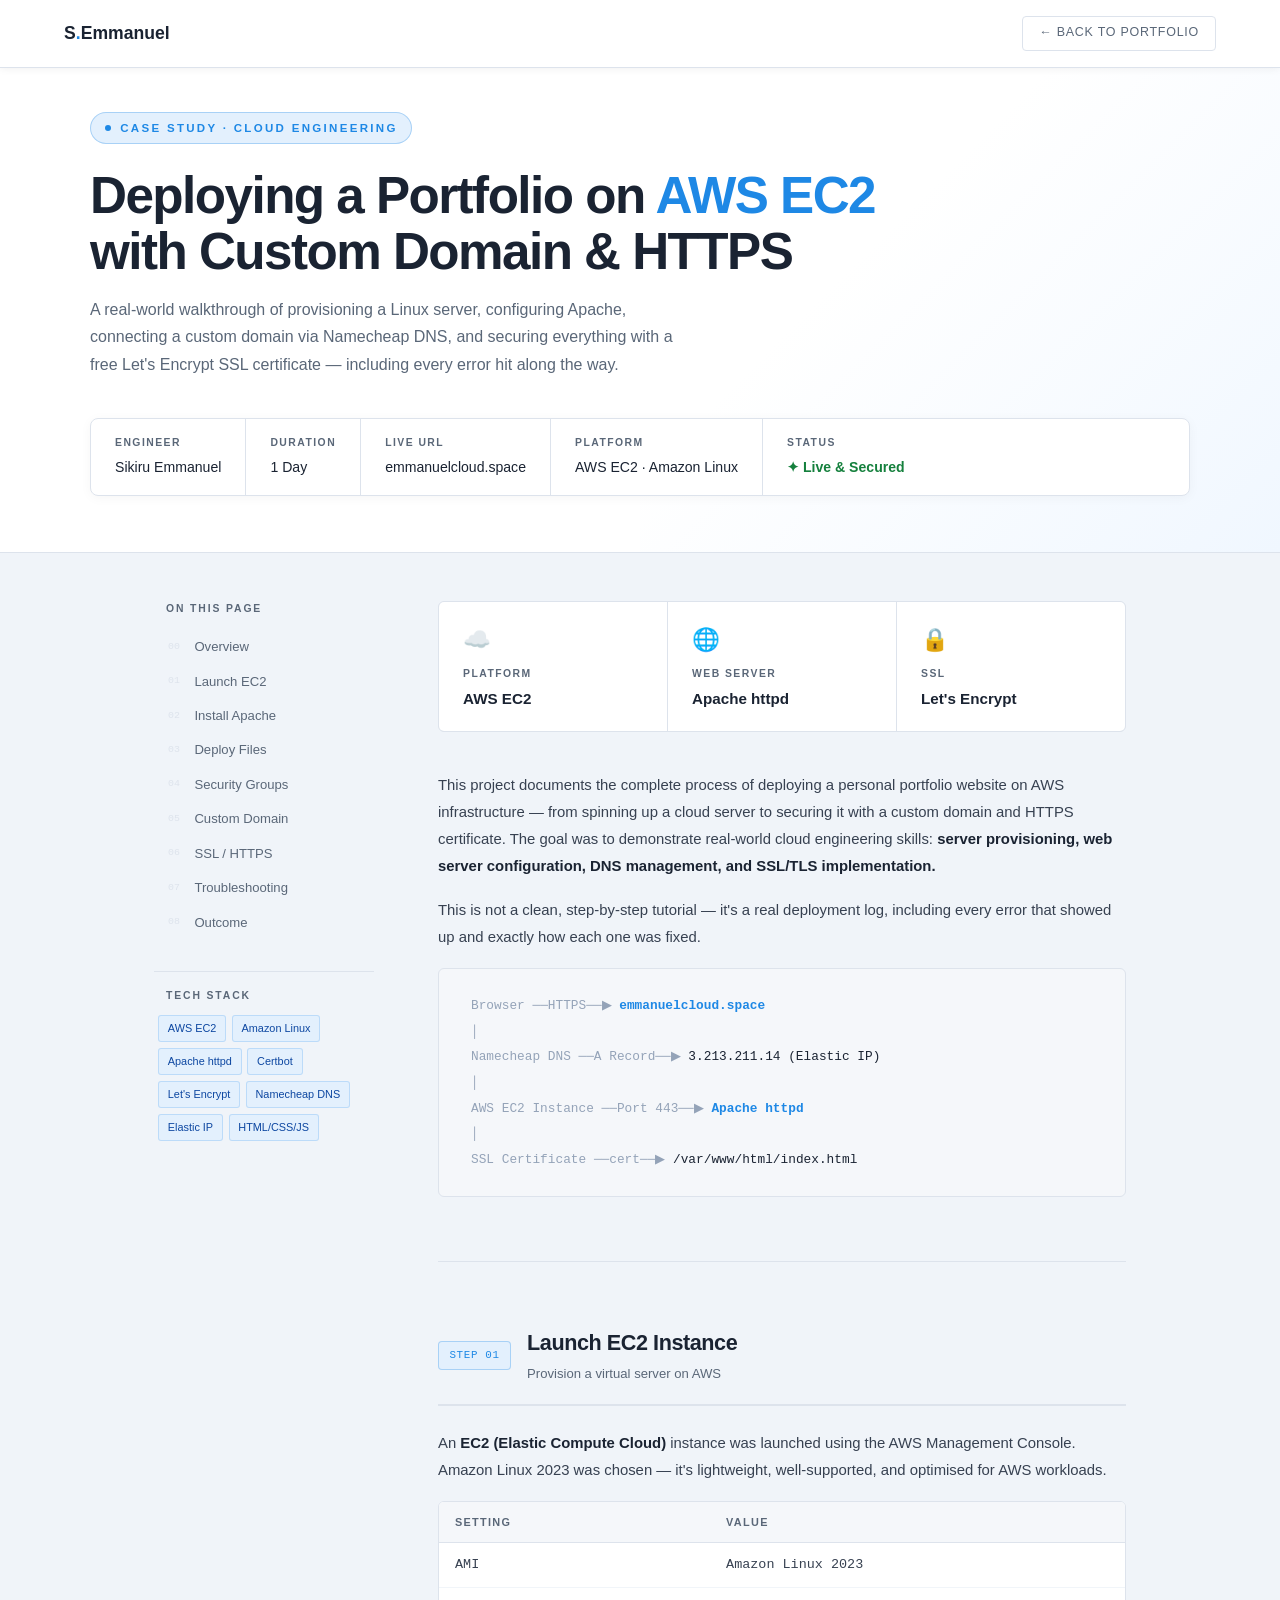
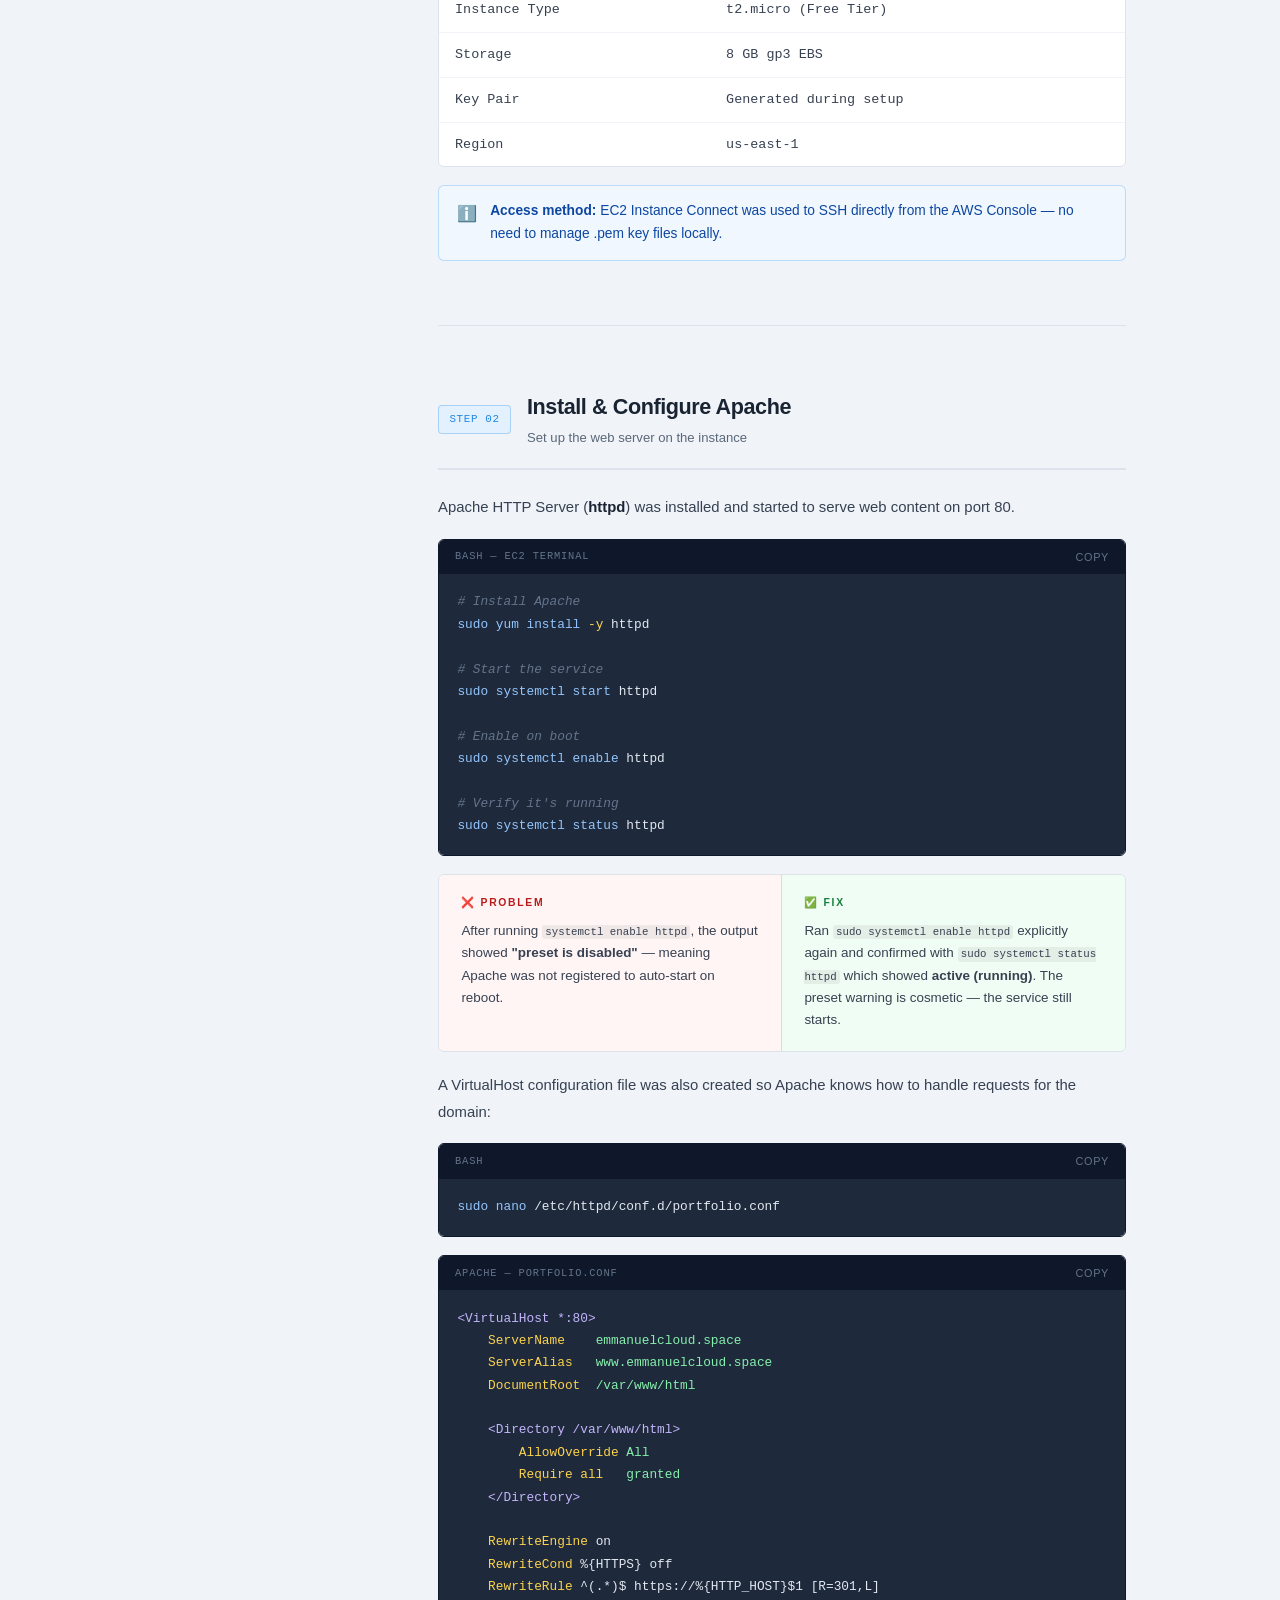
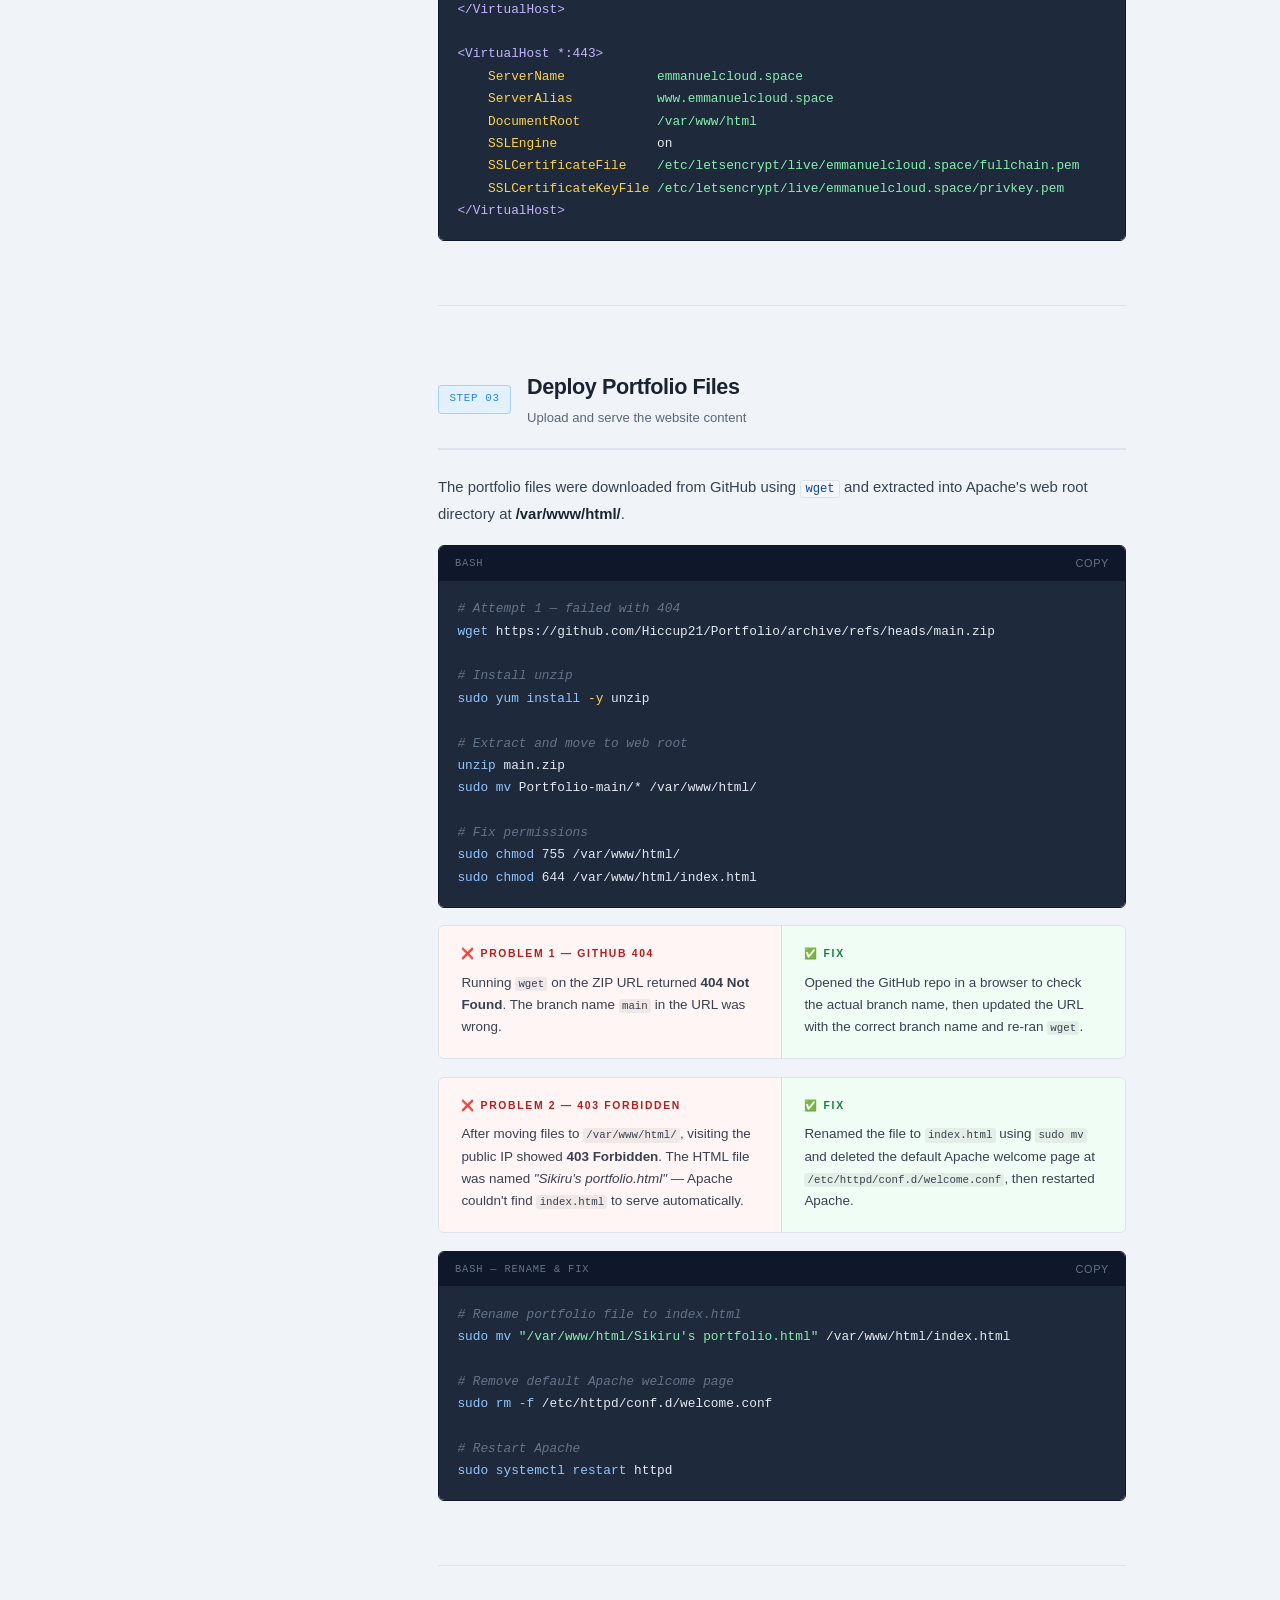
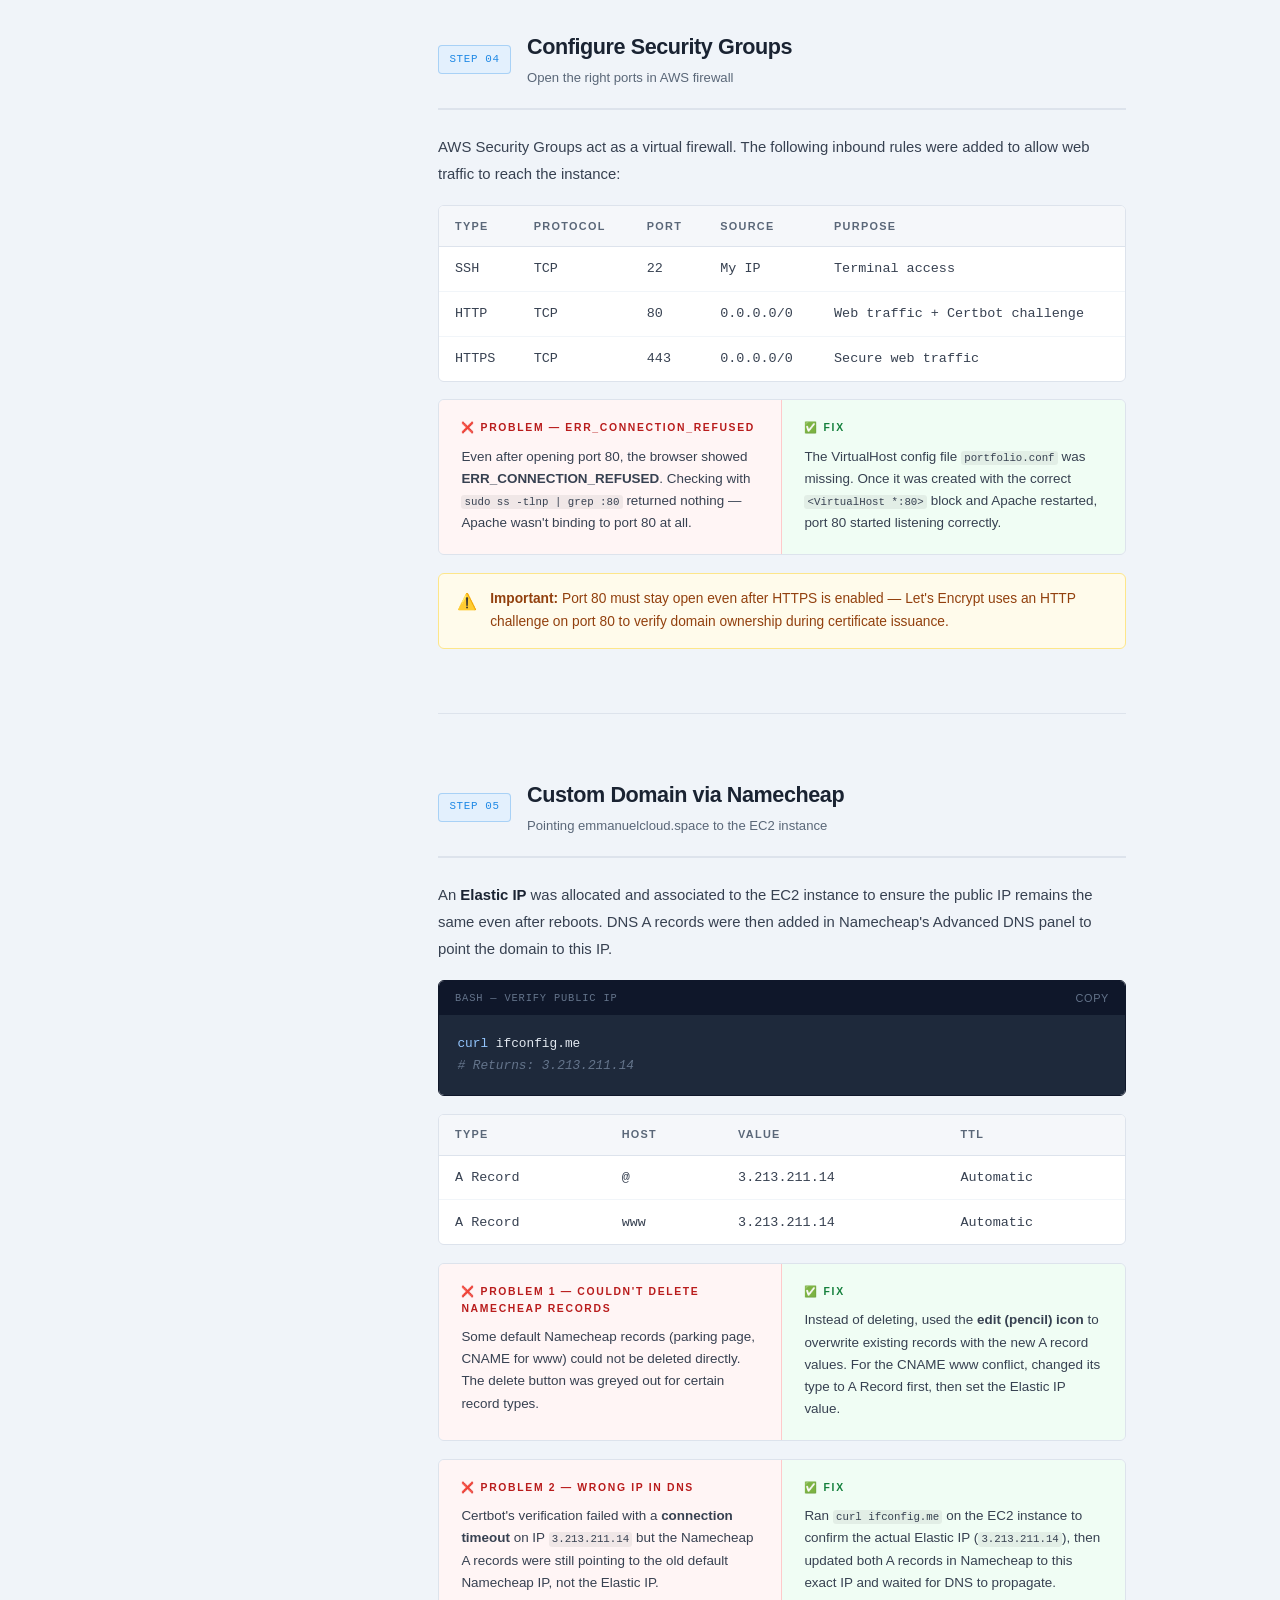
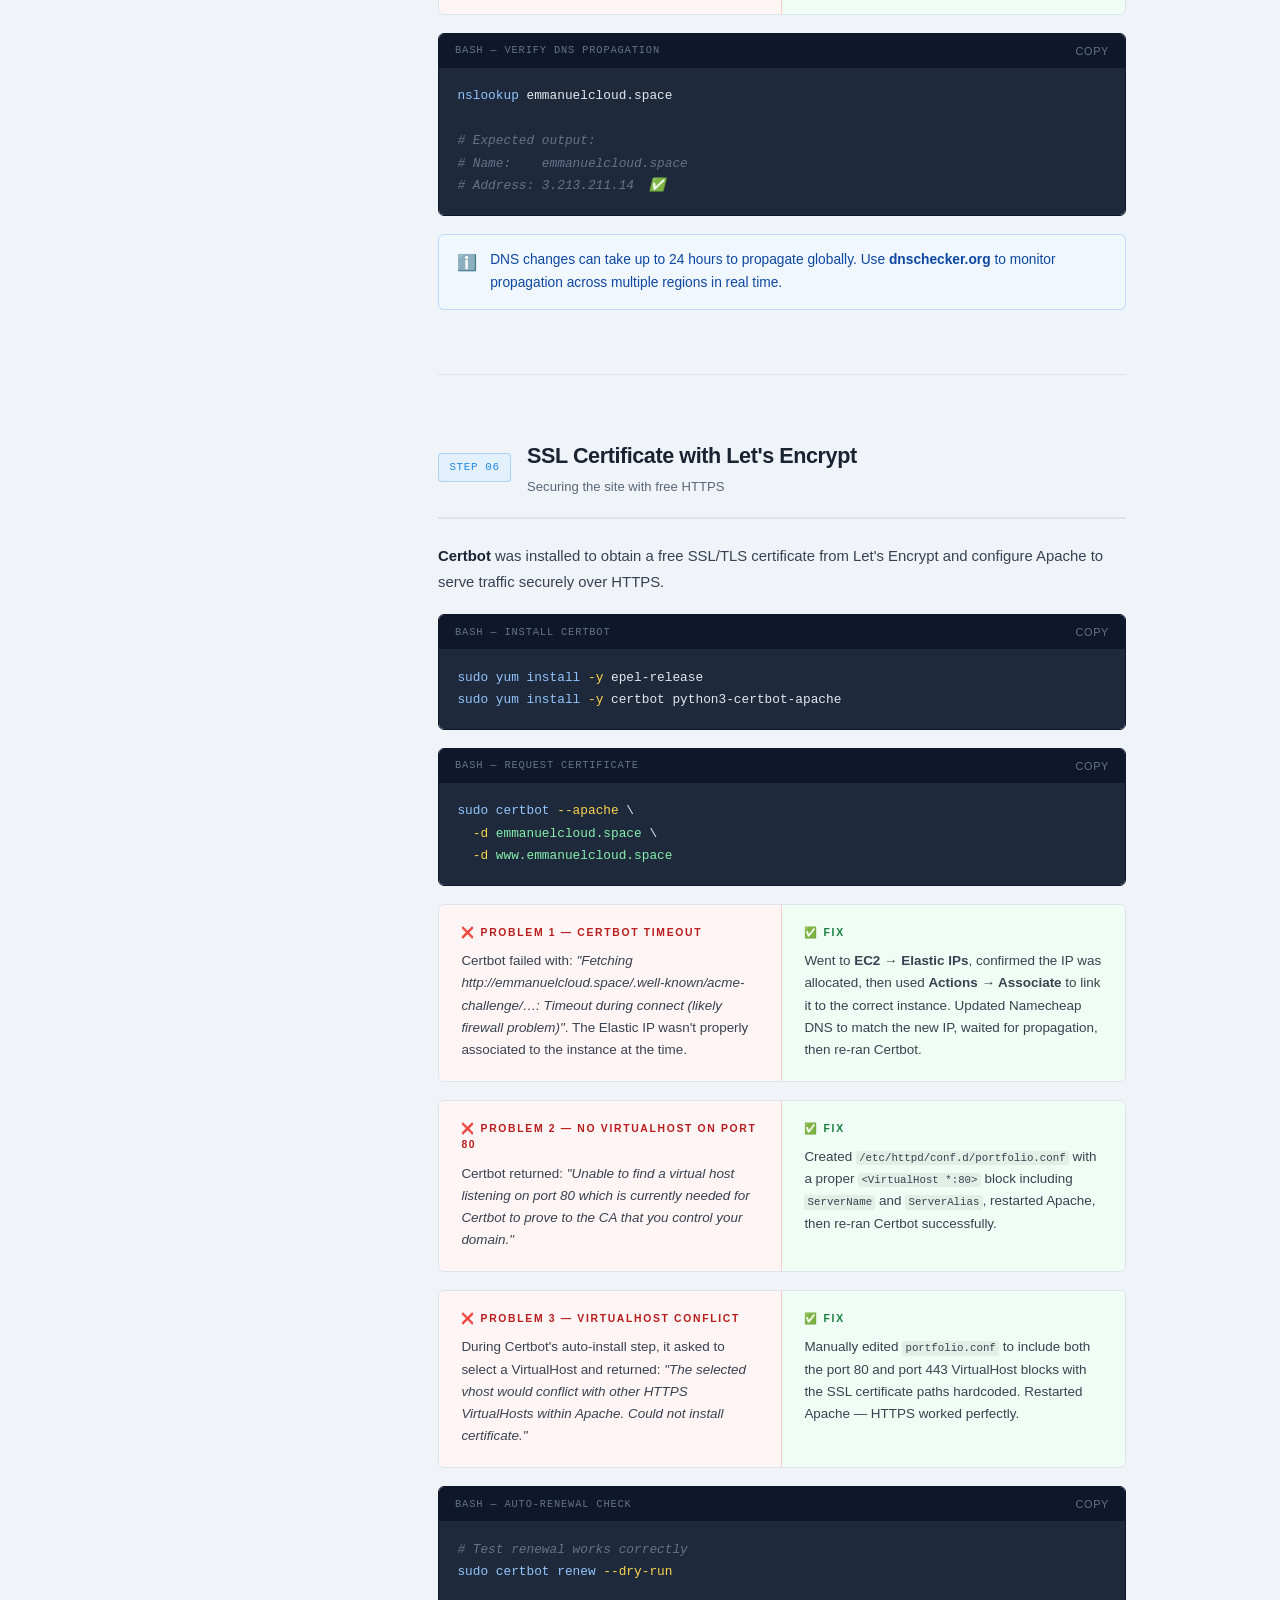
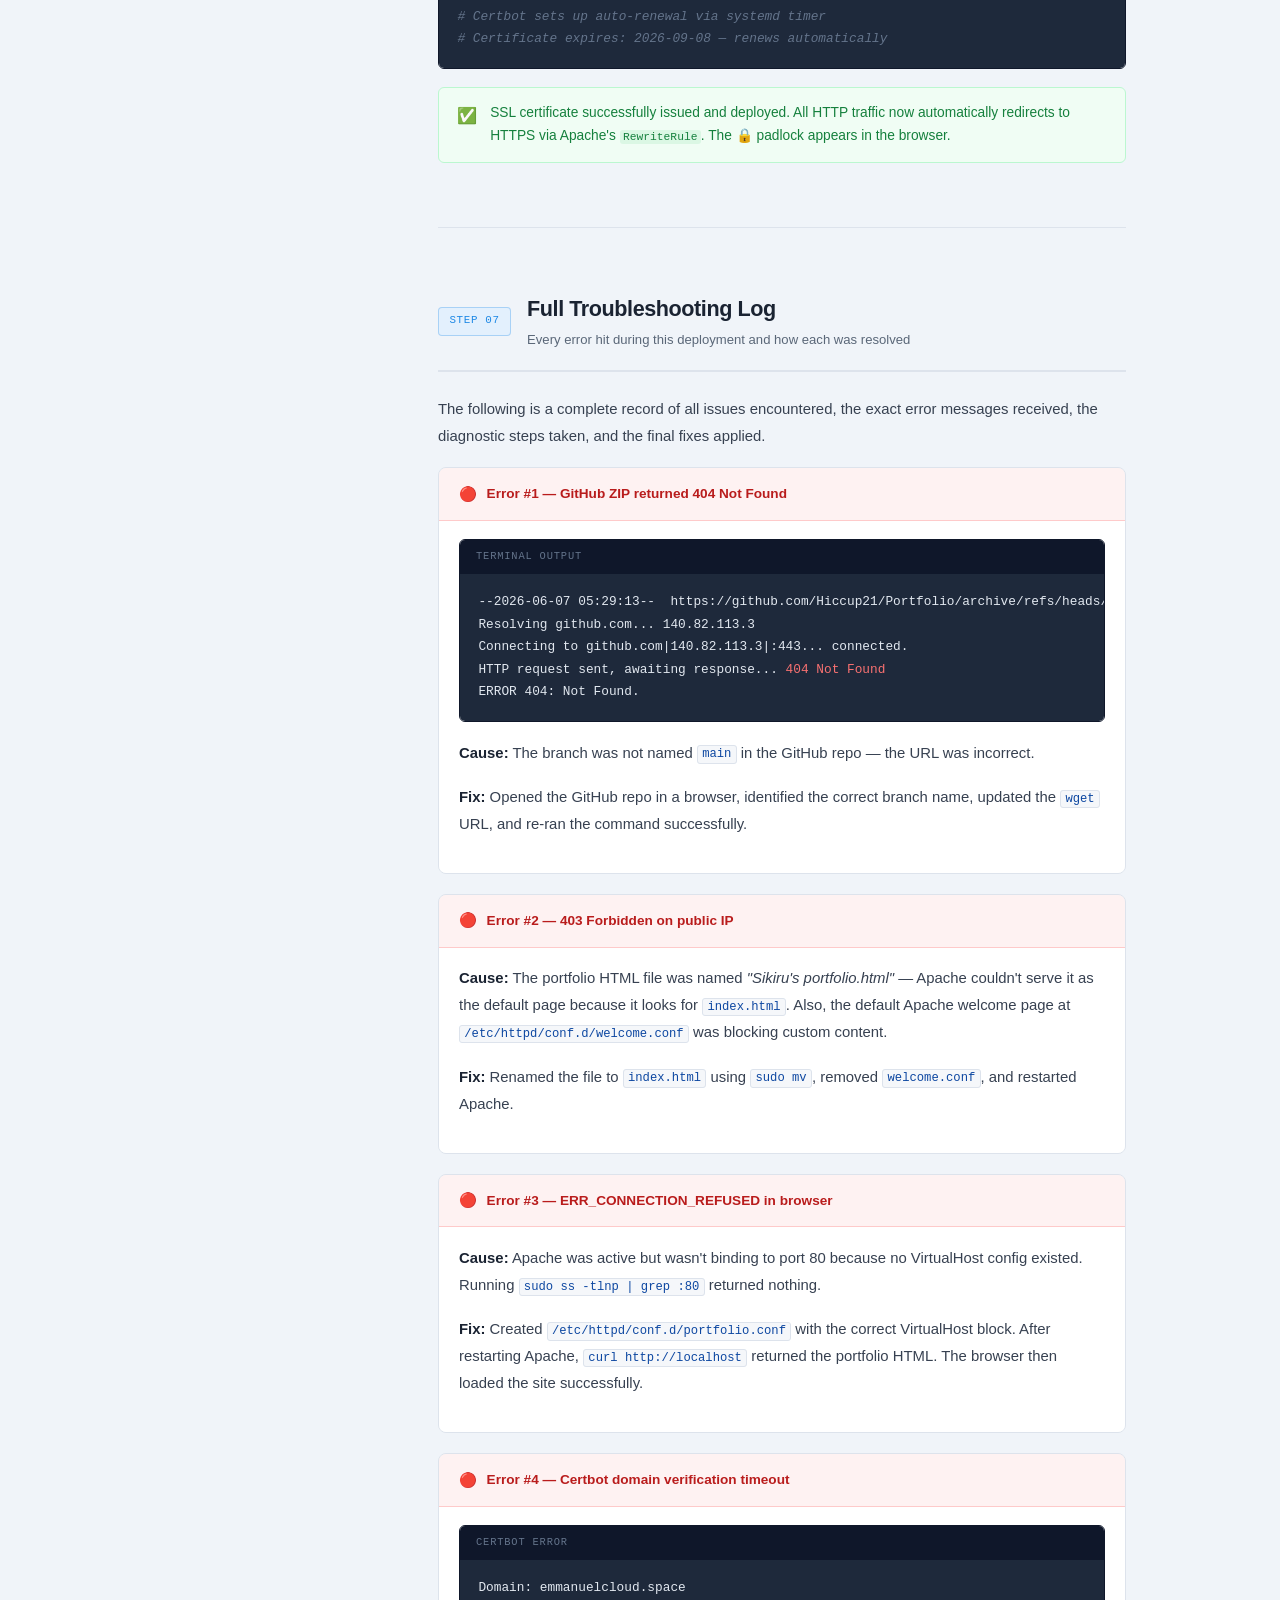
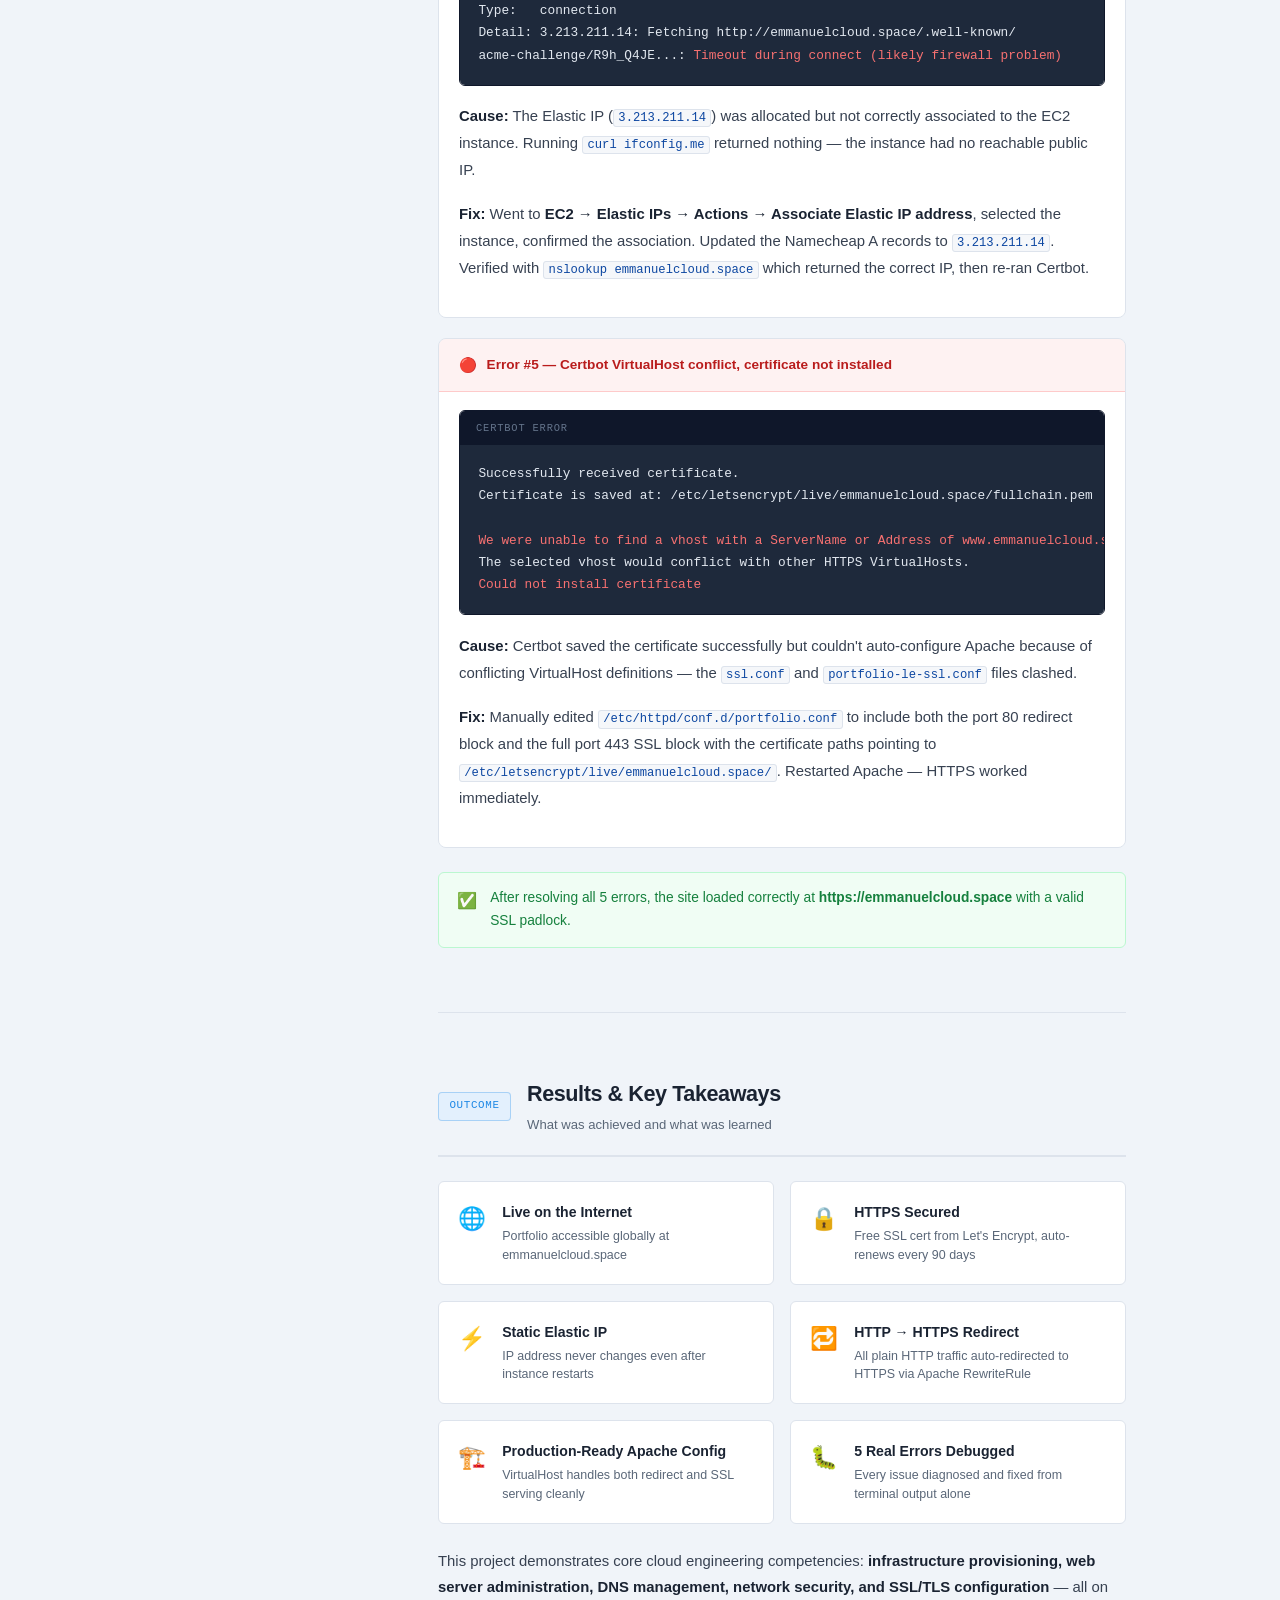
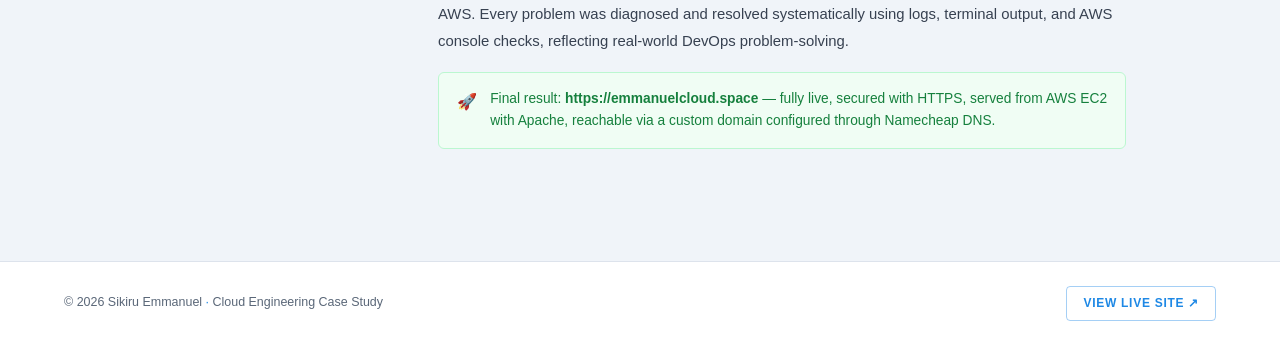
<file: index.html>
<!DOCTYPE html>
<html lang="en">
<head>
<meta charset="UTF-8">
<meta name="viewport" content="width=device-width, initial-scale=1.0">
<title>Case Study — Portfolio Deployment on AWS EC2</title>
<link rel="preconnect" href="https://fonts.googleapis.com">
<link rel="preconnect" href="https://fonts.gstatic.com" crossorigin>
<link href="index.css" rel="stylesheet">
<body>

<nav>
  <a href="emmanuelcloud.space" class="nav-logo">S<span>.</span>Emmanuel</a>
  <a href="emmanuelcloud.space" class="nav-back">← Back to Portfolio</a>
</nav>

<!-- HERO -->
<header class="hero">
  <div class="hero-inner">
    <div class="hero-eyebrow">Case Study · Cloud Engineering</div>
    <h1 class="hero-title">Deploying a Portfolio on <span>AWS EC2</span><br>with Custom Domain & HTTPS</h1>
    <p class="hero-subtitle">A real-world walkthrough of provisioning a Linux server, configuring Apache, connecting a custom domain via Namecheap DNS, and securing everything with a free Let's Encrypt SSL certificate — including every error hit along the way.</p>
    <div class="hero-meta">
      <div class="meta-item">
        <div class="meta-label">Engineer</div>
        <div class="meta-value">Sikiru Emmanuel</div>
      </div>
      <div class="meta-item">
        <div class="meta-label">Duration</div>
        <div class="meta-value">1 Day</div>
      </div>
      <div class="meta-item">
        <div class="meta-label">Live URL</div>
        <div class="meta-value">emmanuelcloud.space</div>
      </div>
      <div class="meta-item">
        <div class="meta-label">Platform</div>
        <div class="meta-value">AWS EC2 · Amazon Linux</div>
      </div>
      <div class="meta-item">
        <div class="meta-label">Status</div>
        <div class="meta-value live">✦ Live &amp; Secured</div>
      </div>
    </div>
  </div>
</header>

<div class="page-wrap">

  <!-- SIDEBAR -->
  <aside class="sidebar">
    <div class="sidebar-heading">On This Page</div>
    <ul class="sidebar-nav" id="sidenav">
      <li><a href="#overview"  class="active"><span class="sidebar-num">00</span> Overview</a></li>
      <li><a href="#step1"><span class="sidebar-num">01</span> Launch EC2</a></li>
      <li><a href="#step2"><span class="sidebar-num">02</span> Install Apache</a></li>
      <li><a href="#step3"><span class="sidebar-num">03</span> Deploy Files</a></li>
      <li><a href="#step4"><span class="sidebar-num">04</span> Security Groups</a></li>
      <li><a href="#step5"><span class="sidebar-num">05</span> Custom Domain</a></li>
      <li><a href="#step6"><span class="sidebar-num">06</span> SSL / HTTPS</a></li>
      <li><a href="#step7"><span class="sidebar-num">07</span> Troubleshooting</a></li>
      <li><a href="#outcome"><span class="sidebar-num">08</span> Outcome</a></li>
    </ul>
    <div class="sidebar-divider"></div>
    <div class="stack-title">Tech Stack</div>
    <div class="stack-tags">
      <span class="stag">AWS EC2</span>
      <span class="stag">Amazon Linux</span>
      <span class="stag">Apache httpd</span>
      <span class="stag">Certbot</span>
      <span class="stag">Let's Encrypt</span>
      <span class="stag">Namecheap DNS</span>
      <span class="stag">Elastic IP</span>
      <span class="stag">HTML/CSS/JS</span>
    </div>
  </aside>

  <!-- MAIN CONTENT -->
  <main class="main">

    <!-- 00 OVERVIEW -->
    <section class="section reveal" id="overview">
      <div class="ov-grid">
        <div class="ov-card"><div class="ov-icon">☁️</div><div class="ov-label">Platform</div><div class="ov-val">AWS EC2</div></div>
        <div class="ov-card"><div class="ov-icon">🌐</div><div class="ov-label">Web Server</div><div class="ov-val">Apache httpd</div></div>
        <div class="ov-card"><div class="ov-icon">🔒</div><div class="ov-label">SSL</div><div class="ov-val">Let's Encrypt</div></div>
      </div>

      <p class="prose">This project documents the complete process of deploying a personal portfolio website on AWS infrastructure — from spinning up a cloud server to securing it with a custom domain and HTTPS certificate. The goal was to demonstrate real-world cloud engineering skills: <strong>server provisioning, web server configuration, DNS management, and SSL/TLS implementation.</strong></p>

      <p class="prose">This is not a clean, step-by-step tutorial — it's a real deployment log, including every error that showed up and exactly how each one was fixed.</p>

      <div class="arch">
        <div><span class="aa">Browser</span> <span class="aa">──HTTPS──▶</span> <span class="ah">emmanuelcloud.space</span></div>
        <div><span class="aa">              │</span></div>
        <div><span class="aa">   Namecheap DNS </span><span class="aa">──A Record──▶</span> <span class="al">3.213.211.14 (Elastic IP)</span></div>
        <div><span class="aa">              │</span></div>
        <div><span class="aa">   AWS EC2 Instance</span> <span class="aa">──Port 443──▶</span> <span class="ah">Apache httpd</span></div>
        <div><span class="aa">              │</span></div>
        <div><span class="aa">   SSL Certificate</span> <span class="aa">──cert──▶</span> <span class="al">/var/www/html/index.html</span></div>
      </div>
    </section>
    <div class="sec-divider"></div>

    <!-- 01 LAUNCH EC2 -->
    <section class="section reveal" id="step1">
      <div class="step-bar">
        <div class="step-num-badge">STEP 01</div>
        <div><div class="step-title">Launch EC2 Instance</div><div class="step-sub">Provision a virtual server on AWS</div></div>
      </div>

      <p class="prose">An <strong>EC2 (Elastic Compute Cloud)</strong> instance was launched using the AWS Management Console. Amazon Linux 2023 was chosen — it's lightweight, well-supported, and optimised for AWS workloads.</p>

      <div class="tbl-wrap">
        <table>
          <thead><tr><th>Setting</th><th>Value</th></tr></thead>
          <tbody>
            <tr><td>AMI</td><td>Amazon Linux 2023</td></tr>
            <tr><td>Instance Type</td><td>t2.micro (Free Tier)</td></tr>
            <tr><td>Storage</td><td>8 GB gp3 EBS</td></tr>
            <tr><td>Key Pair</td><td>Generated during setup</td></tr>
            <tr><td>Region</td><td>us-east-1</td></tr>
          </tbody>
        </table>
      </div>

      <div class="callout info"><span class="ci">ℹ️</span><span><strong>Access method:</strong> EC2 Instance Connect was used to SSH directly from the AWS Console — no need to manage .pem key files locally.</span></div>
    </section>
    <div class="sec-divider"></div>

    <!-- 02 INSTALL APACHE -->
    <section class="section reveal" id="step2">
      <div class="step-bar">
        <div class="step-num-badge">STEP 02</div>
        <div><div class="step-title">Install &amp; Configure Apache</div><div class="step-sub">Set up the web server on the instance</div></div>
      </div>

      <p class="prose">Apache HTTP Server (<strong>httpd</strong>) was installed and started to serve web content on port 80.</p>

      <div class="code-block">
        <div class="code-top"><span class="code-lang">bash — EC2 Terminal</span><button class="copy-btn" onclick="copyCode(this)">Copy</button></div>
        <pre><span class="c"># Install Apache</span>
<span class="k">sudo yum install</span> <span class="f">-y</span> httpd

<span class="c"># Start the service</span>
<span class="k">sudo systemctl start</span> httpd

<span class="c"># Enable on boot</span>
<span class="k">sudo systemctl enable</span> httpd

<span class="c"># Verify it's running</span>
<span class="k">sudo systemctl status</span> httpd</pre>
      </div>

      <div class="ps-wrap">
        <div class="ps-card ps-error">
          <div class="ps-label">❌ Problem</div>
          <p>After running <code>systemctl enable httpd</code>, the output showed <strong>"preset is disabled"</strong> — meaning Apache was not registered to auto-start on reboot.</p>
        </div>
        <div class="ps-card ps-fix">
          <div class="ps-label">✅ Fix</div>
          <p>Ran <code>sudo systemctl enable httpd</code> explicitly again and confirmed with <code>sudo systemctl status httpd</code> which showed <strong>active (running)</strong>. The preset warning is cosmetic — the service still starts.</p>
        </div>
      </div>

      <p class="prose" style="margin-top:1.25rem;">A VirtualHost configuration file was also created so Apache knows how to handle requests for the domain:</p>

      <div class="code-block">
        <div class="code-top"><span class="code-lang">bash</span><button class="copy-btn" onclick="copyCode(this)">Copy</button></div>
        <pre><span class="k">sudo nano</span> /etc/httpd/conf.d/portfolio.conf</pre>
      </div>

      <div class="code-block">
        <div class="code-top"><span class="code-lang">apache — portfolio.conf</span><button class="copy-btn" onclick="copyCode(this)">Copy</button></div>
        <pre><span class="p">&lt;VirtualHost *:80&gt;</span>
    <span class="f">ServerName</span>    <span class="s">emmanuelcloud.space</span>
    <span class="f">ServerAlias</span>   <span class="s">www.emmanuelcloud.space</span>
    <span class="f">DocumentRoot</span>  <span class="s">/var/www/html</span>

    <span class="p">&lt;Directory /var/www/html&gt;</span>
        <span class="f">AllowOverride</span> <span class="s">All</span>
        <span class="f">Require all</span>   <span class="s">granted</span>
    <span class="p">&lt;/Directory&gt;</span>

    <span class="f">RewriteEngine</span> on
    <span class="f">RewriteCond</span> %{HTTPS} off
    <span class="f">RewriteRule</span> ^(.*)$ https://%{HTTP_HOST}$1 [R=301,L]
<span class="p">&lt;/VirtualHost&gt;</span>

<span class="p">&lt;VirtualHost *:443&gt;</span>
    <span class="f">ServerName</span>            <span class="s">emmanuelcloud.space</span>
    <span class="f">ServerAlias</span>           <span class="s">www.emmanuelcloud.space</span>
    <span class="f">DocumentRoot</span>          <span class="s">/var/www/html</span>
    <span class="f">SSLEngine</span>             on
    <span class="f">SSLCertificateFile</span>    <span class="s">/etc/letsencrypt/live/emmanuelcloud.space/fullchain.pem</span>
    <span class="f">SSLCertificateKeyFile</span> <span class="s">/etc/letsencrypt/live/emmanuelcloud.space/privkey.pem</span>
<span class="p">&lt;/VirtualHost&gt;</span></pre>
      </div>
    </section>
    <div class="sec-divider"></div>

    <!-- 03 DEPLOY FILES -->
    <section class="section reveal" id="step3">
      <div class="step-bar">
        <div class="step-num-badge">STEP 03</div>
        <div><div class="step-title">Deploy Portfolio Files</div><div class="step-sub">Upload and serve the website content</div></div>
      </div>

      <p class="prose">The portfolio files were downloaded from GitHub using <code>wget</code> and extracted into Apache's web root directory at <strong>/var/www/html/</strong>.</p>

      <div class="code-block">
        <div class="code-top"><span class="code-lang">bash</span><button class="copy-btn" onclick="copyCode(this)">Copy</button></div>
        <pre><span class="c"># Attempt 1 — failed with 404</span>
<span class="k">wget</span> https://github.com/Hiccup21/Portfolio/archive/refs/heads/main.zip

<span class="c"># Install unzip</span>
<span class="k">sudo yum install</span> <span class="f">-y</span> unzip

<span class="c"># Extract and move to web root</span>
<span class="k">unzip</span> main.zip
<span class="k">sudo mv</span> Portfolio-main/* /var/www/html/

<span class="c"># Fix permissions</span>
<span class="k">sudo chmod</span> 755 /var/www/html/
<span class="k">sudo chmod</span> 644 /var/www/html/index.html</pre>
      </div>

      <div class="ps-wrap">
        <div class="ps-card ps-error">
          <div class="ps-label">❌ Problem 1 — GitHub 404</div>
          <p>Running <code>wget</code> on the ZIP URL returned <strong>404 Not Found</strong>. The branch name <code>main</code> in the URL was wrong.</p>
        </div>
        <div class="ps-card ps-fix">
          <div class="ps-label">✅ Fix</div>
          <p>Opened the GitHub repo in a browser to check the actual branch name, then updated the URL with the correct branch name and re-ran <code>wget</code>.</p>
        </div>
      </div>

      <div class="ps-wrap" style="margin-top:1rem;">
        <div class="ps-card ps-error">
          <div class="ps-label">❌ Problem 2 — 403 Forbidden</div>
          <p>After moving files to <code>/var/www/html/</code>, visiting the public IP showed <strong>403 Forbidden</strong>. The HTML file was named <em>"Sikiru's portfolio.html"</em> — Apache couldn't find <code>index.html</code> to serve automatically.</p>
        </div>
        <div class="ps-card ps-fix">
          <div class="ps-label">✅ Fix</div>
          <p>Renamed the file to <code>index.html</code> using <code>sudo mv</code> and deleted the default Apache welcome page at <code>/etc/httpd/conf.d/welcome.conf</code>, then restarted Apache.</p>
        </div>
      </div>

      <div class="code-block">
        <div class="code-top"><span class="code-lang">bash — rename & fix</span><button class="copy-btn" onclick="copyCode(this)">Copy</button></div>
        <pre><span class="c"># Rename portfolio file to index.html</span>
<span class="k">sudo mv</span> <span class="s">"/var/www/html/Sikiru's portfolio.html"</span> /var/www/html/index.html

<span class="c"># Remove default Apache welcome page</span>
<span class="k">sudo rm -f</span> /etc/httpd/conf.d/welcome.conf

<span class="c"># Restart Apache</span>
<span class="k">sudo systemctl restart</span> httpd</pre>
      </div>
    </section>
    <div class="sec-divider"></div>

    <!-- 04 SECURITY GROUPS -->
    <section class="section reveal" id="step4">
      <div class="step-bar">
        <div class="step-num-badge">STEP 04</div>
        <div><div class="step-title">Configure Security Groups</div><div class="step-sub">Open the right ports in AWS firewall</div></div>
      </div>

      <p class="prose">AWS Security Groups act as a virtual firewall. The following inbound rules were added to allow web traffic to reach the instance:</p>

      <div class="tbl-wrap">
        <table>
          <thead><tr><th>Type</th><th>Protocol</th><th>Port</th><th>Source</th><th>Purpose</th></tr></thead>
          <tbody>
            <tr><td>SSH</td><td>TCP</td><td>22</td><td>My IP</td><td>Terminal access</td></tr>
            <tr><td>HTTP</td><td>TCP</td><td>80</td><td>0.0.0.0/0</td><td>Web traffic + Certbot challenge</td></tr>
            <tr><td>HTTPS</td><td>TCP</td><td>443</td><td>0.0.0.0/0</td><td>Secure web traffic</td></tr>
          </tbody>
        </table>
      </div>

      <div class="ps-wrap">
        <div class="ps-card ps-error">
          <div class="ps-label">❌ Problem — ERR_CONNECTION_REFUSED</div>
          <p>Even after opening port 80, the browser showed <strong>ERR_CONNECTION_REFUSED</strong>. Checking with <code>sudo ss -tlnp | grep :80</code> returned nothing — Apache wasn't binding to port 80 at all.</p>
        </div>
        <div class="ps-card ps-fix">
          <div class="ps-label">✅ Fix</div>
          <p>The VirtualHost config file <code>portfolio.conf</code> was missing. Once it was created with the correct <code>&lt;VirtualHost *:80&gt;</code> block and Apache restarted, port 80 started listening correctly.</p>
        </div>
      </div>

      <div class="callout warn"><span class="ci">⚠️</span><span><strong>Important:</strong> Port 80 must stay open even after HTTPS is enabled — Let's Encrypt uses an HTTP challenge on port 80 to verify domain ownership during certificate issuance.</span></div>
    </section>
    <div class="sec-divider"></div>

    <!-- 05 CUSTOM DOMAIN -->
    <section class="section reveal" id="step5">
      <div class="step-bar">
        <div class="step-num-badge">STEP 05</div>
        <div><div class="step-title">Custom Domain via Namecheap</div><div class="step-sub">Pointing emmanuelcloud.space to the EC2 instance</div></div>
      </div>

      <p class="prose">An <strong>Elastic IP</strong> was allocated and associated to the EC2 instance to ensure the public IP remains the same even after reboots. DNS A records were then added in Namecheap's Advanced DNS panel to point the domain to this IP.</p>

      <div class="code-block">
        <div class="code-top"><span class="code-lang">bash — verify public IP</span><button class="copy-btn" onclick="copyCode(this)">Copy</button></div>
        <pre><span class="k">curl</span> ifconfig.me
<span class="c"># Returns: 3.213.211.14</span></pre>
      </div>

      <div class="tbl-wrap">
        <table>
          <thead><tr><th>Type</th><th>Host</th><th>Value</th><th>TTL</th></tr></thead>
          <tbody>
            <tr><td>A Record</td><td>@</td><td>3.213.211.14</td><td>Automatic</td></tr>
            <tr><td>A Record</td><td>www</td><td>3.213.211.14</td><td>Automatic</td></tr>
          </tbody>
        </table>
      </div>

      <div class="ps-wrap">
        <div class="ps-card ps-error">
          <div class="ps-label">❌ Problem 1 — Couldn't delete Namecheap records</div>
          <p>Some default Namecheap records (parking page, CNAME for www) could not be deleted directly. The delete button was greyed out for certain record types.</p>
        </div>
        <div class="ps-card ps-fix">
          <div class="ps-label">✅ Fix</div>
          <p>Instead of deleting, used the <strong>edit (pencil) icon</strong> to overwrite existing records with the new A record values. For the CNAME www conflict, changed its type to A Record first, then set the Elastic IP value.</p>
        </div>
      </div>

      <div class="ps-wrap" style="margin-top:1rem;">
        <div class="ps-card ps-error">
          <div class="ps-label">❌ Problem 2 — Wrong IP in DNS</div>
          <p>Certbot's verification failed with a <strong>connection timeout</strong> on IP <code>3.213.211.14</code> but the Namecheap A records were still pointing to the old default Namecheap IP, not the Elastic IP.</p>
        </div>
        <div class="ps-card ps-fix">
          <div class="ps-label">✅ Fix</div>
          <p>Ran <code>curl ifconfig.me</code> on the EC2 instance to confirm the actual Elastic IP (<code>3.213.211.14</code>), then updated both A records in Namecheap to this exact IP and waited for DNS to propagate.</p>
        </div>
      </div>

      <div class="code-block">
        <div class="code-top"><span class="code-lang">bash — verify DNS propagation</span><button class="copy-btn" onclick="copyCode(this)">Copy</button></div>
        <pre><span class="k">nslookup</span> emmanuelcloud.space

<span class="c"># Expected output:</span>
<span class="c"># Name:    emmanuelcloud.space</span>
<span class="c"># Address: 3.213.211.14  ✅</span></pre>
      </div>

      <div class="callout info"><span class="ci">ℹ️</span><span>DNS changes can take up to 24 hours to propagate globally. Use <strong>dnschecker.org</strong> to monitor propagation across multiple regions in real time.</span></div>
    </section>
    <div class="sec-divider"></div>

    <!-- 06 SSL -->
    <section class="section reveal" id="step6">
      <div class="step-bar">
        <div class="step-num-badge">STEP 06</div>
        <div><div class="step-title">SSL Certificate with Let's Encrypt</div><div class="step-sub">Securing the site with free HTTPS</div></div>
      </div>

      <p class="prose"><strong>Certbot</strong> was installed to obtain a free SSL/TLS certificate from Let's Encrypt and configure Apache to serve traffic securely over HTTPS.</p>

      <div class="code-block">
        <div class="code-top"><span class="code-lang">bash — install Certbot</span><button class="copy-btn" onclick="copyCode(this)">Copy</button></div>
        <pre><span class="k">sudo yum install</span> <span class="f">-y</span> epel-release
<span class="k">sudo yum install</span> <span class="f">-y</span> certbot python3-certbot-apache</pre>
      </div>

      <div class="code-block">
        <div class="code-top"><span class="code-lang">bash — request certificate</span><button class="copy-btn" onclick="copyCode(this)">Copy</button></div>
        <pre><span class="k">sudo certbot</span> <span class="f">--apache</span> \
  <span class="f">-d</span> <span class="s">emmanuelcloud.space</span> \
  <span class="f">-d</span> <span class="s">www.emmanuelcloud.space</span></pre>
      </div>

      <div class="ps-wrap">
        <div class="ps-card ps-error">
          <div class="ps-label">❌ Problem 1 — Certbot timeout</div>
          <p>Certbot failed with: <em>"Fetching http://emmanuelcloud.space/.well-known/acme-challenge/…: Timeout during connect (likely firewall problem)"</em>. The Elastic IP wasn't properly associated to the instance at the time.</p>
        </div>
        <div class="ps-card ps-fix">
          <div class="ps-label">✅ Fix</div>
          <p>Went to <strong>EC2 → Elastic IPs</strong>, confirmed the IP was allocated, then used <strong>Actions → Associate</strong> to link it to the correct instance. Updated Namecheap DNS to match the new IP, waited for propagation, then re-ran Certbot.</p>
        </div>
      </div>

      <div class="ps-wrap" style="margin-top:1rem;">
        <div class="ps-card ps-error">
          <div class="ps-label">❌ Problem 2 — No VirtualHost on port 80</div>
          <p>Certbot returned: <em>"Unable to find a virtual host listening on port 80 which is currently needed for Certbot to prove to the CA that you control your domain."</em></p>
        </div>
        <div class="ps-card ps-fix">
          <div class="ps-label">✅ Fix</div>
          <p>Created <code>/etc/httpd/conf.d/portfolio.conf</code> with a proper <code>&lt;VirtualHost *:80&gt;</code> block including <code>ServerName</code> and <code>ServerAlias</code>, restarted Apache, then re-ran Certbot successfully.</p>
        </div>
      </div>

      <div class="ps-wrap" style="margin-top:1rem;">
        <div class="ps-card ps-error">
          <div class="ps-label">❌ Problem 3 — VirtualHost conflict</div>
          <p>During Certbot's auto-install step, it asked to select a VirtualHost and returned: <em>"The selected vhost would conflict with other HTTPS VirtualHosts within Apache. Could not install certificate."</em></p>
        </div>
        <div class="ps-card ps-fix">
          <div class="ps-label">✅ Fix</div>
          <p>Manually edited <code>portfolio.conf</code> to include both the port 80 and port 443 VirtualHost blocks with the SSL certificate paths hardcoded. Restarted Apache — HTTPS worked perfectly.</p>
        </div>
      </div>

      <div class="code-block">
        <div class="code-top"><span class="code-lang">bash — auto-renewal check</span><button class="copy-btn" onclick="copyCode(this)">Copy</button></div>
        <pre><span class="c"># Test renewal works correctly</span>
<span class="k">sudo certbot renew</span> <span class="f">--dry-run</span>

<span class="c"># Certbot sets up auto-renewal via systemd timer</span>
<span class="c"># Certificate expires: 2026-09-08 — renews automatically</span></pre>
      </div>

      <div class="callout good"><span class="ci">✅</span><span>SSL certificate successfully issued and deployed. All HTTP traffic now automatically redirects to HTTPS via Apache's <code>RewriteRule</code>. The 🔒 padlock appears in the browser.</span></div>
    </section>
    <div class="sec-divider"></div>

    <!-- 07 TROUBLESHOOTING -->
    <section class="section reveal" id="step7">
      <div class="step-bar">
        <div class="step-num-badge">STEP 07</div>
        <div><div class="step-title">Full Troubleshooting Log</div><div class="step-sub">Every error hit during this deployment and how each was resolved</div></div>
      </div>

      <p class="prose">The following is a complete record of all issues encountered, the exact error messages received, the diagnostic steps taken, and the final fixes applied.</p>

      <!-- Error 1 -->
      <div style="border:1px solid var(--grey-light); border-radius:8px; overflow:hidden; margin-bottom:1.25rem;">
        <div style="background:#fef2f2; padding:0.9rem 1.25rem; border-bottom:1px solid var(--red-border); display:flex; align-items:center; gap:0.6rem;">
          <span style="font-size:0.9rem;">🔴</span>
          <strong style="font-size:0.85rem; color:var(--red-text);">Error #1 — GitHub ZIP returned 404 Not Found</strong>
        </div>
        <div style="padding:1.1rem 1.25rem; background:var(--white);">
          <div class="code-block" style="margin-top:0;">
            <div class="code-top"><span class="code-lang">terminal output</span></div>
            <pre>--2026-06-07 05:29:13--  https://github.com/Hiccup21/Portfolio/archive/refs/heads/main.zip
Resolving github.com... 140.82.113.3
Connecting to github.com|140.82.113.3|:443... connected.
HTTP request sent, awaiting response... <span style="color:#f87171;">404 Not Found</span>
ERROR 404: Not Found.</pre>
          </div>
          <p class="prose"><strong>Cause:</strong> The branch was not named <code>main</code> in the GitHub repo — the URL was incorrect.</p>
          <p class="prose"><strong>Fix:</strong> Opened the GitHub repo in a browser, identified the correct branch name, updated the <code>wget</code> URL, and re-ran the command successfully.</p>
        </div>
      </div>

      <!-- Error 2 -->
      <div style="border:1px solid var(--grey-light); border-radius:8px; overflow:hidden; margin-bottom:1.25rem;">
        <div style="background:#fef2f2; padding:0.9rem 1.25rem; border-bottom:1px solid var(--red-border); display:flex; align-items:center; gap:0.6rem;">
          <span style="font-size:0.9rem;">🔴</span>
          <strong style="font-size:0.85rem; color:var(--red-text);">Error #2 — 403 Forbidden on public IP</strong>
        </div>
        <div style="padding:1.1rem 1.25rem; background:var(--white);">
          <p class="prose"><strong>Cause:</strong> The portfolio HTML file was named <em>"Sikiru's portfolio.html"</em> — Apache couldn't serve it as the default page because it looks for <code>index.html</code>. Also, the default Apache welcome page at <code>/etc/httpd/conf.d/welcome.conf</code> was blocking custom content.</p>
          <p class="prose"><strong>Fix:</strong> Renamed the file to <code>index.html</code> using <code>sudo mv</code>, removed <code>welcome.conf</code>, and restarted Apache.</p>
        </div>
      </div>

      <!-- Error 3 -->
      <div style="border:1px solid var(--grey-light); border-radius:8px; overflow:hidden; margin-bottom:1.25rem;">
        <div style="background:#fef2f2; padding:0.9rem 1.25rem; border-bottom:1px solid var(--red-border); display:flex; align-items:center; gap:0.6rem;">
          <span style="font-size:0.9rem;">🔴</span>
          <strong style="font-size:0.85rem; color:var(--red-text);">Error #3 — ERR_CONNECTION_REFUSED in browser</strong>
        </div>
        <div style="padding:1.1rem 1.25rem; background:var(--white);">
          <p class="prose"><strong>Cause:</strong> Apache was active but wasn't binding to port 80 because no VirtualHost config existed. Running <code>sudo ss -tlnp | grep :80</code> returned nothing.</p>
          <p class="prose"><strong>Fix:</strong> Created <code>/etc/httpd/conf.d/portfolio.conf</code> with the correct VirtualHost block. After restarting Apache, <code>curl http://localhost</code> returned the portfolio HTML. The browser then loaded the site successfully.</p>
        </div>
      </div>

      <!-- Error 4 -->
      <div style="border:1px solid var(--grey-light); border-radius:8px; overflow:hidden; margin-bottom:1.25rem;">
        <div style="background:#fef2f2; padding:0.9rem 1.25rem; border-bottom:1px solid var(--red-border); display:flex; align-items:center; gap:0.6rem;">
          <span style="font-size:0.9rem;">🔴</span>
          <strong style="font-size:0.85rem; color:var(--red-text);">Error #4 — Certbot domain verification timeout</strong>
        </div>
        <div style="padding:1.1rem 1.25rem; background:var(--white);">
          <div class="code-block" style="margin-top:0;">
            <div class="code-top"><span class="code-lang">certbot error</span></div>
            <pre>Domain: emmanuelcloud.space
Type:   connection
Detail: 3.213.211.14: Fetching http://emmanuelcloud.space/.well-known/
acme-challenge/R9h_Q4JE...: <span style="color:#f87171;">Timeout during connect (likely firewall problem)</span></pre>
          </div>
          <p class="prose"><strong>Cause:</strong> The Elastic IP (<code>3.213.211.14</code>) was allocated but not correctly associated to the EC2 instance. Running <code>curl ifconfig.me</code> returned nothing — the instance had no reachable public IP.</p>
          <p class="prose"><strong>Fix:</strong> Went to <strong>EC2 → Elastic IPs → Actions → Associate Elastic IP address</strong>, selected the instance, confirmed the association. Updated the Namecheap A records to <code>3.213.211.14</code>. Verified with <code>nslookup emmanuelcloud.space</code> which returned the correct IP, then re-ran Certbot.</p>
        </div>
      </div>

      <!-- Error 5 -->
      <div style="border:1px solid var(--grey-light); border-radius:8px; overflow:hidden; margin-bottom:1.25rem;">
        <div style="background:#fef2f2; padding:0.9rem 1.25rem; border-bottom:1px solid var(--red-border); display:flex; align-items:center; gap:0.6rem;">
          <span style="font-size:0.9rem;">🔴</span>
          <strong style="font-size:0.85rem; color:var(--red-text);">Error #5 — Certbot VirtualHost conflict, certificate not installed</strong>
        </div>
        <div style="padding:1.1rem 1.25rem; background:var(--white);">
          <div class="code-block" style="margin-top:0;">
            <div class="code-top"><span class="code-lang">certbot error</span></div>
            <pre>Successfully received certificate.
Certificate is saved at: /etc/letsencrypt/live/emmanuelcloud.space/fullchain.pem

<span style="color:#f87171;">We were unable to find a vhost with a ServerName or Address of www.emmanuelcloud.space</span>
The selected vhost would conflict with other HTTPS VirtualHosts.
<span style="color:#f87171;">Could not install certificate</span></pre>
          </div>
          <p class="prose"><strong>Cause:</strong> Certbot saved the certificate successfully but couldn't auto-configure Apache because of conflicting VirtualHost definitions — the <code>ssl.conf</code> and <code>portfolio-le-ssl.conf</code> files clashed.</p>
          <p class="prose"><strong>Fix:</strong> Manually edited <code>/etc/httpd/conf.d/portfolio.conf</code> to include both the port 80 redirect block and the full port 443 SSL block with the certificate paths pointing to <code>/etc/letsencrypt/live/emmanuelcloud.space/</code>. Restarted Apache — HTTPS worked immediately.</p>
        </div>
      </div>

      <div class="callout good" style="margin-top:1.5rem;"><span class="ci">✅</span><span>After resolving all 5 errors, the site loaded correctly at <strong>https://emmanuelcloud.space</strong> with a valid SSL padlock.</span></div>
    </section>
    <div class="sec-divider"></div>

    <!-- 08 OUTCOME -->
    <section class="section reveal" id="outcome">
      <div class="step-bar">
        <div class="step-num-badge">OUTCOME</div>
        <div><div class="step-title">Results &amp; Key Takeaways</div><div class="step-sub">What was achieved and what was learned</div></div>
      </div>

      <div class="outcome-grid">
        <div class="oc"><div class="oc-icon">🌐</div><div><div class="oc-title">Live on the Internet</div><div class="oc-desc">Portfolio accessible globally at emmanuelcloud.space</div></div></div>
        <div class="oc"><div class="oc-icon">🔒</div><div><div class="oc-title">HTTPS Secured</div><div class="oc-desc">Free SSL cert from Let's Encrypt, auto-renews every 90 days</div></div></div>
        <div class="oc"><div class="oc-icon">⚡</div><div><div class="oc-title">Static Elastic IP</div><div class="oc-desc">IP address never changes even after instance restarts</div></div></div>
        <div class="oc"><div class="oc-icon">🔁</div><div><div class="oc-title">HTTP → HTTPS Redirect</div><div class="oc-desc">All plain HTTP traffic auto-redirected to HTTPS via Apache RewriteRule</div></div></div>
        <div class="oc"><div class="oc-icon">🏗️</div><div><div class="oc-title">Production-Ready Apache Config</div><div class="oc-desc">VirtualHost handles both redirect and SSL serving cleanly</div></div></div>
        <div class="oc"><div class="oc-icon">🐛</div><div><div class="oc-title">5 Real Errors Debugged</div><div class="oc-desc">Every issue diagnosed and fixed from terminal output alone</div></div></div>
      </div>

      <p class="prose" style="margin-top:1.5rem;">This project demonstrates core cloud engineering competencies: <strong>infrastructure provisioning, web server administration, DNS management, network security, and SSL/TLS configuration</strong> — all on AWS. Every problem was diagnosed and resolved systematically using logs, terminal output, and AWS console checks, reflecting real-world DevOps problem-solving.</p>

      <div class="callout good"><span class="ci">🚀</span><span>Final result: <strong>https://emmanuelcloud.space</strong> — fully live, secured with HTTPS, served from AWS EC2 with Apache, reachable via a custom domain configured through Namecheap DNS.</span></div>
    </section>

  </main>
</div>

<footer>
  <p>© 2026 Sikiru Emmanuel <span>·</span> Cloud Engineering Case Study</p>
  <a rel="noopener" href="https://emmanuelcloud.space" target="_blank" class="live-btn">View Live Site ↗</a>
</footer>

<script src="index.js"></script>
</body>
</html>
</file>
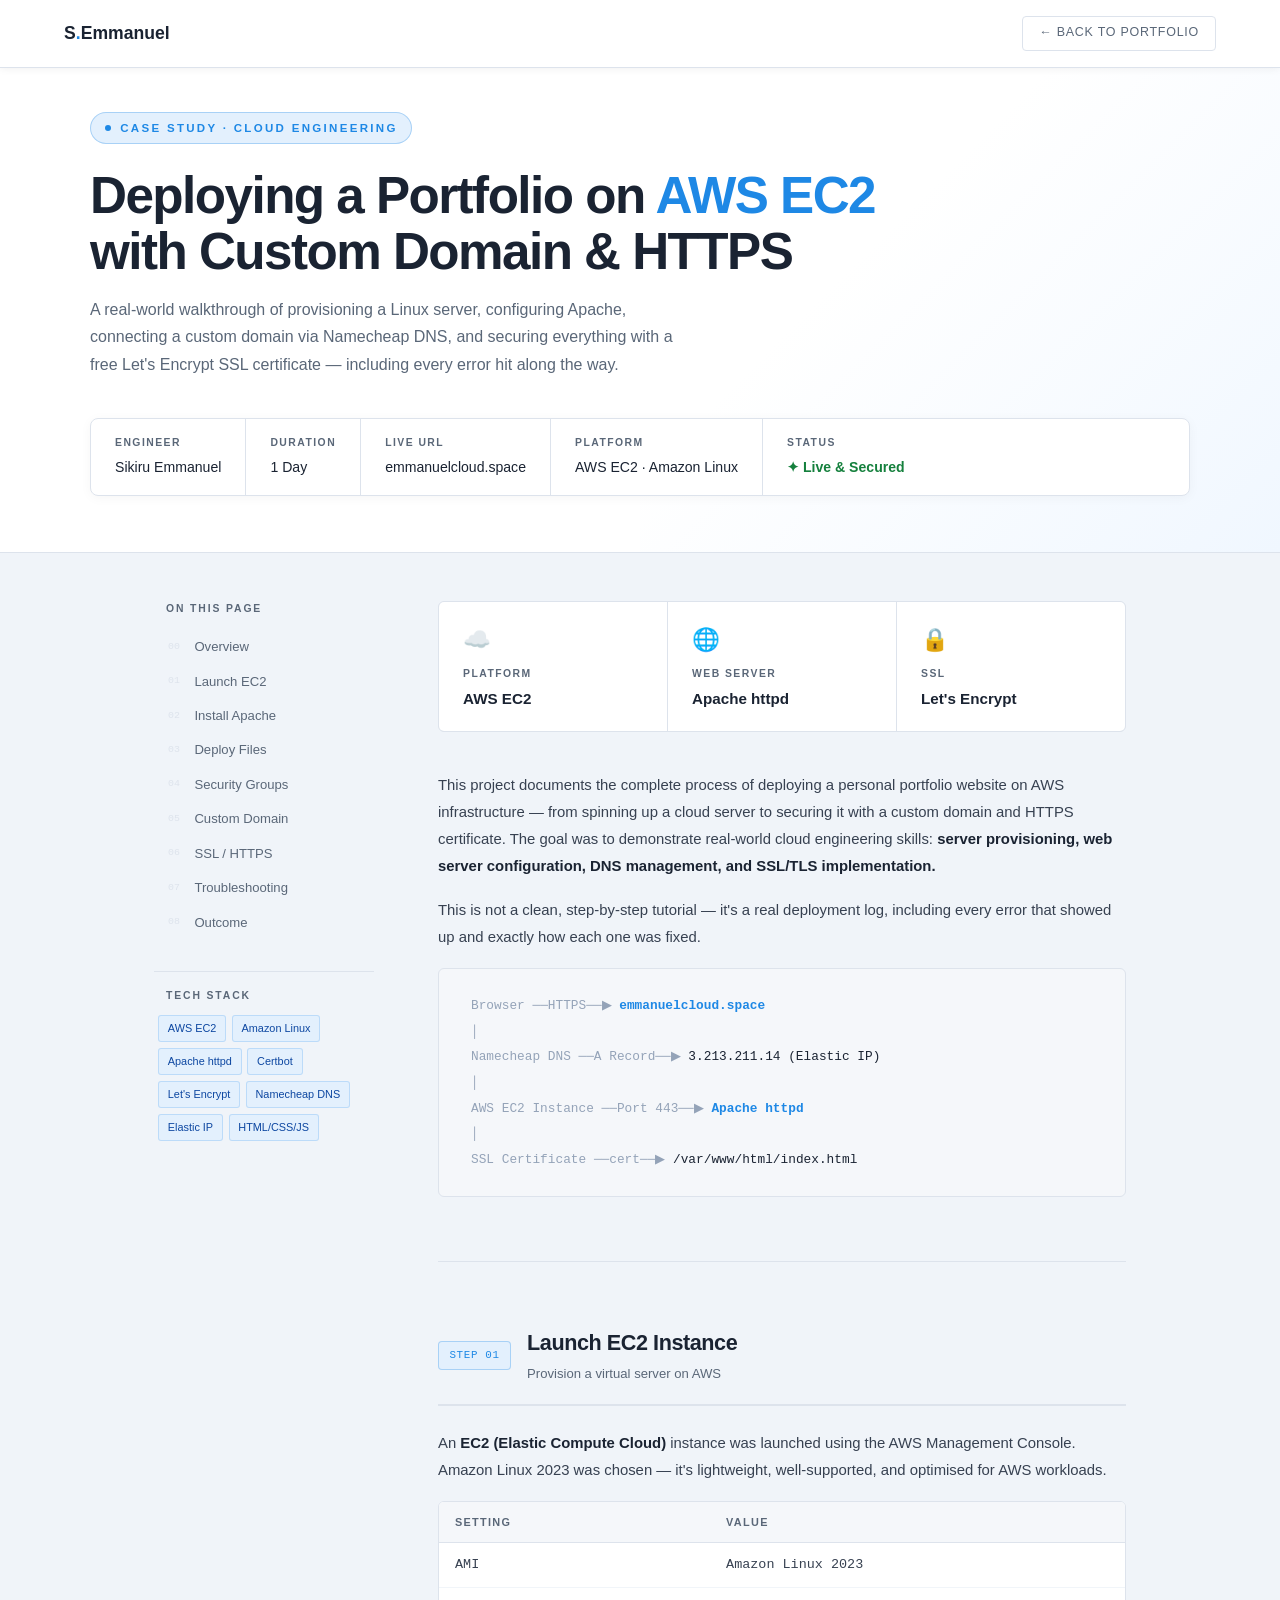
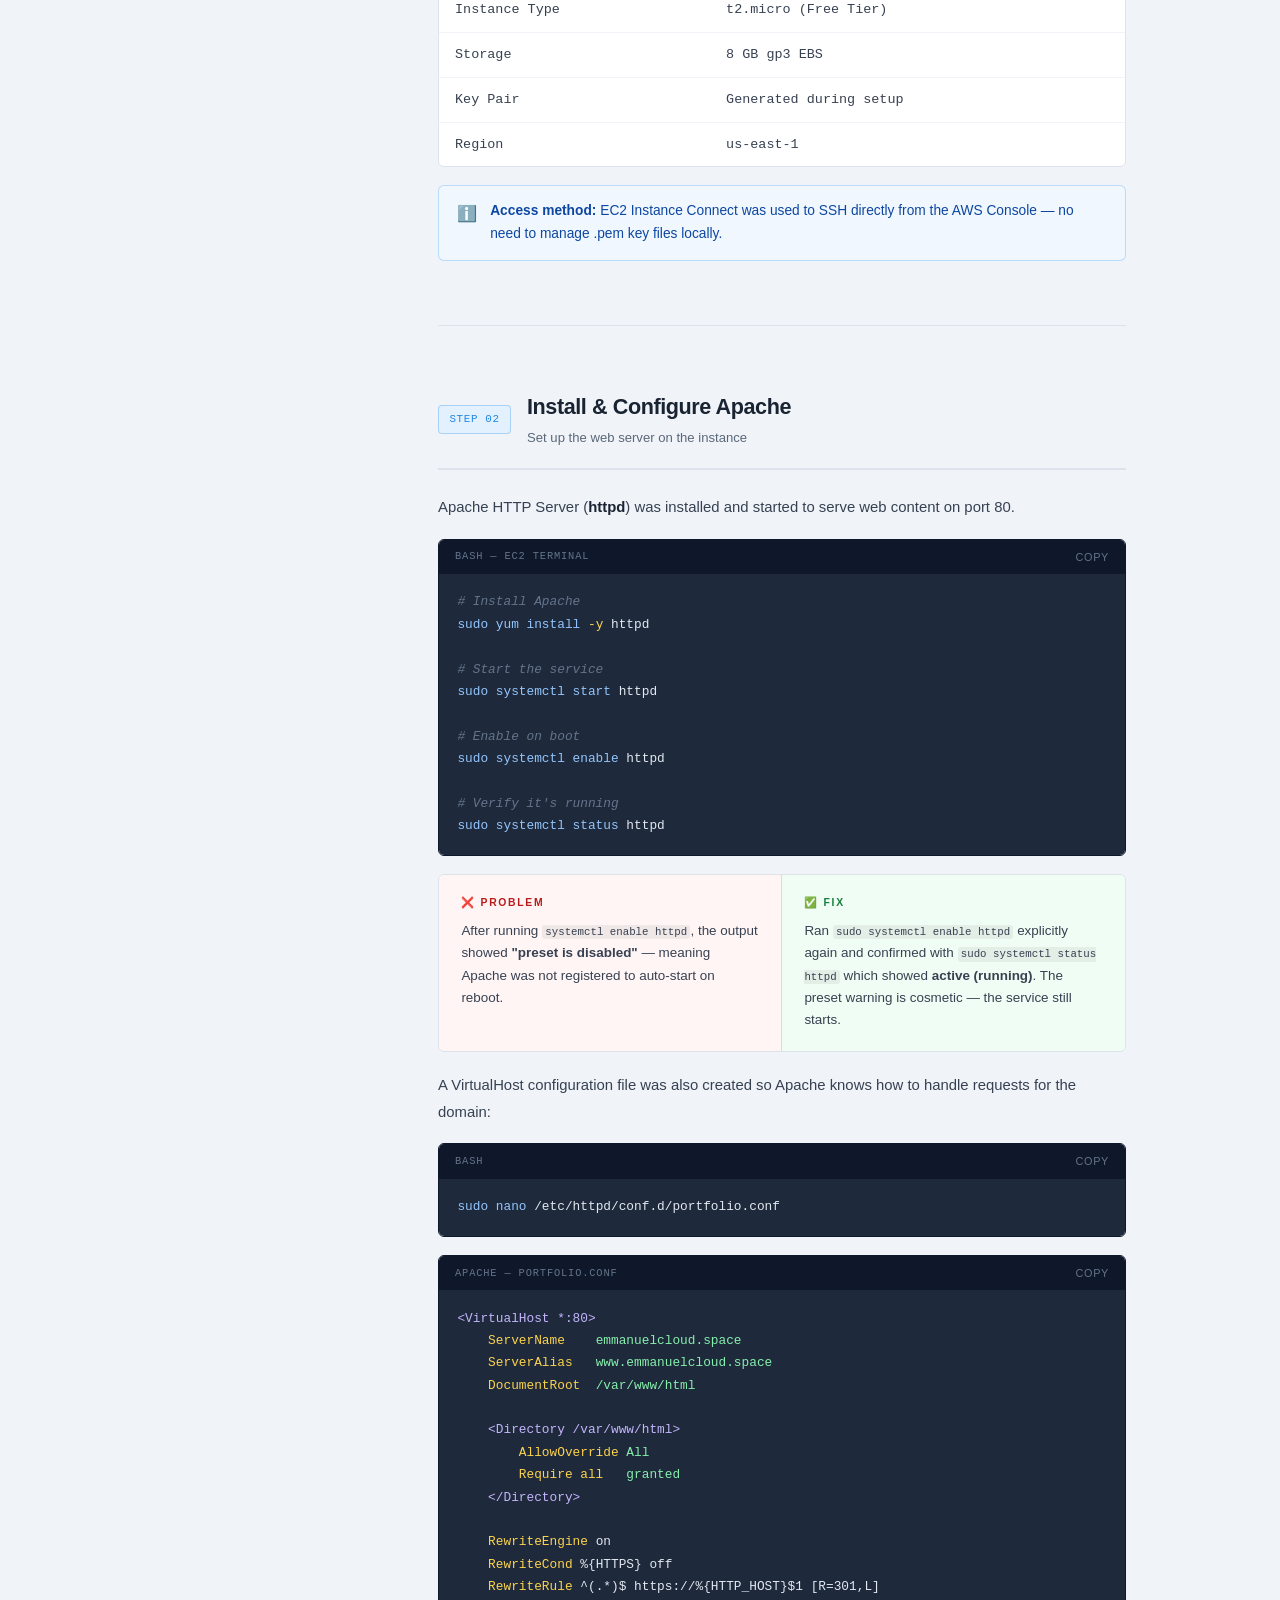
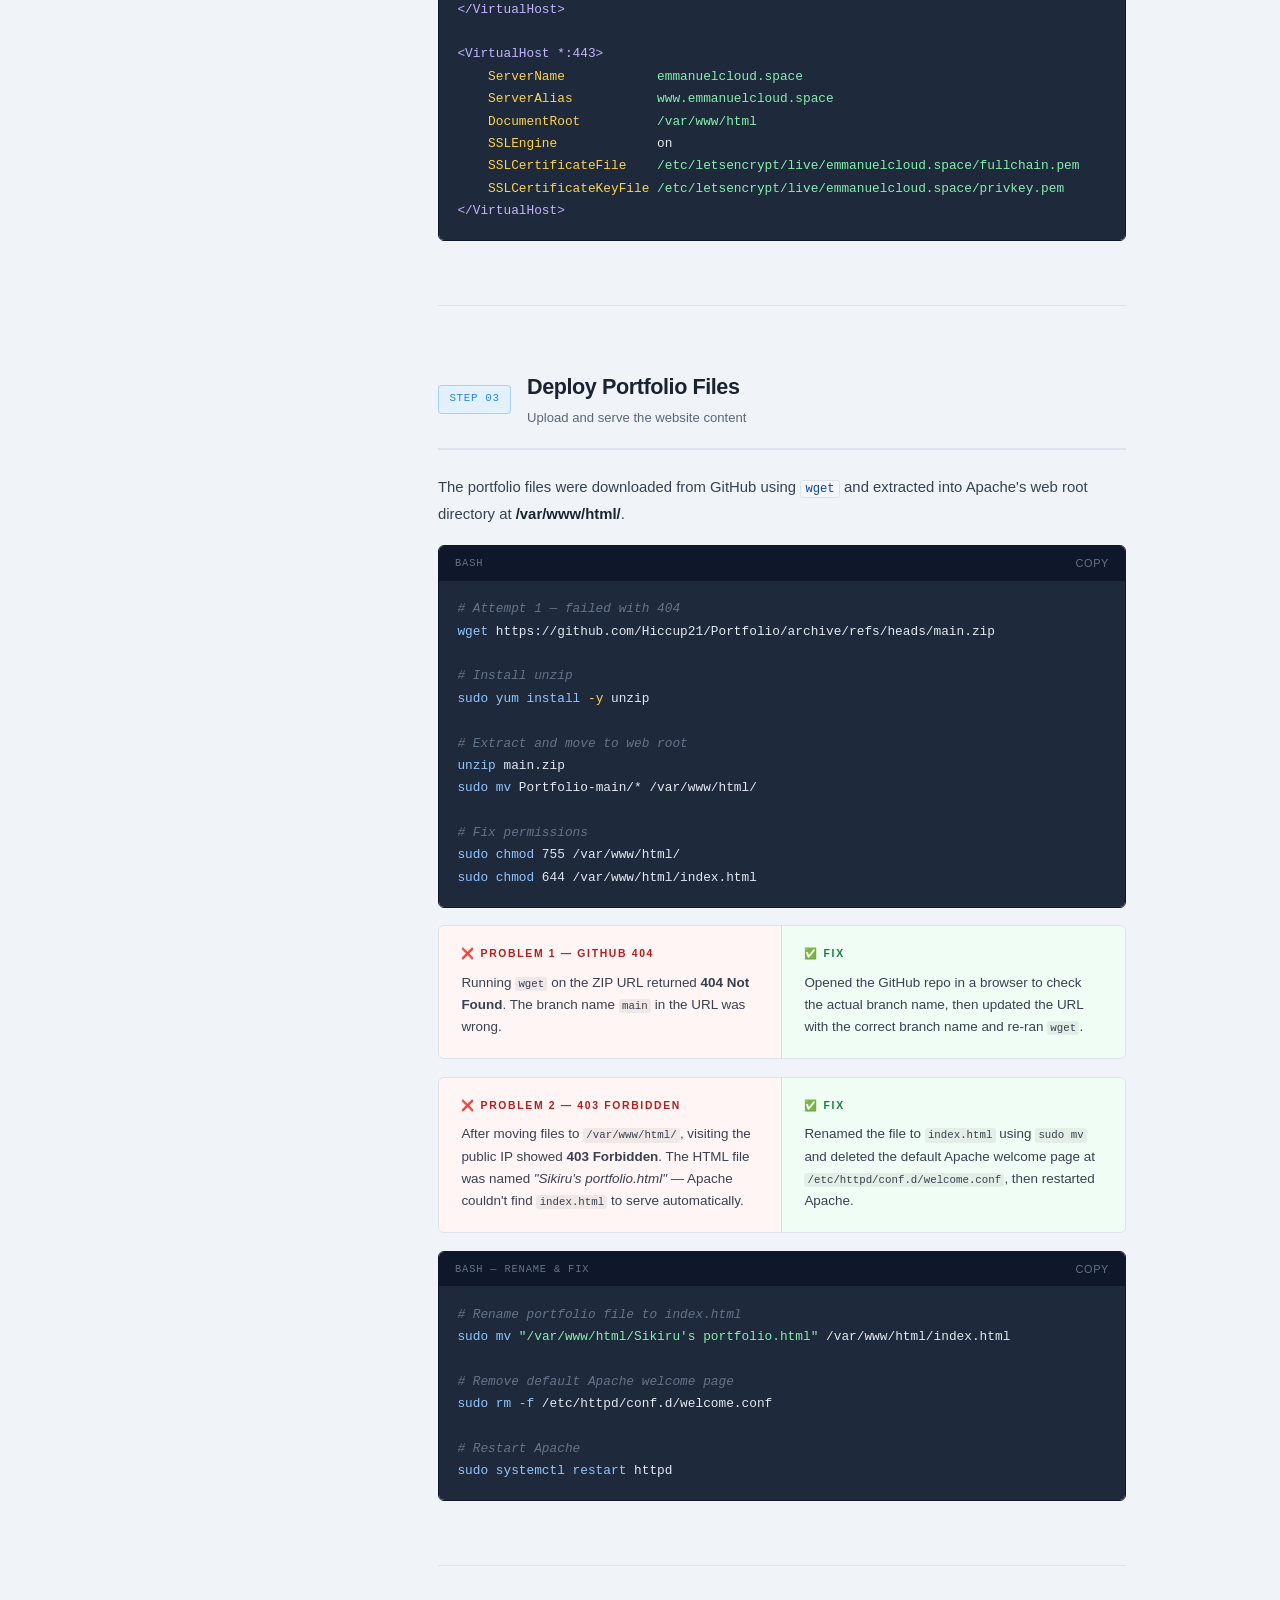
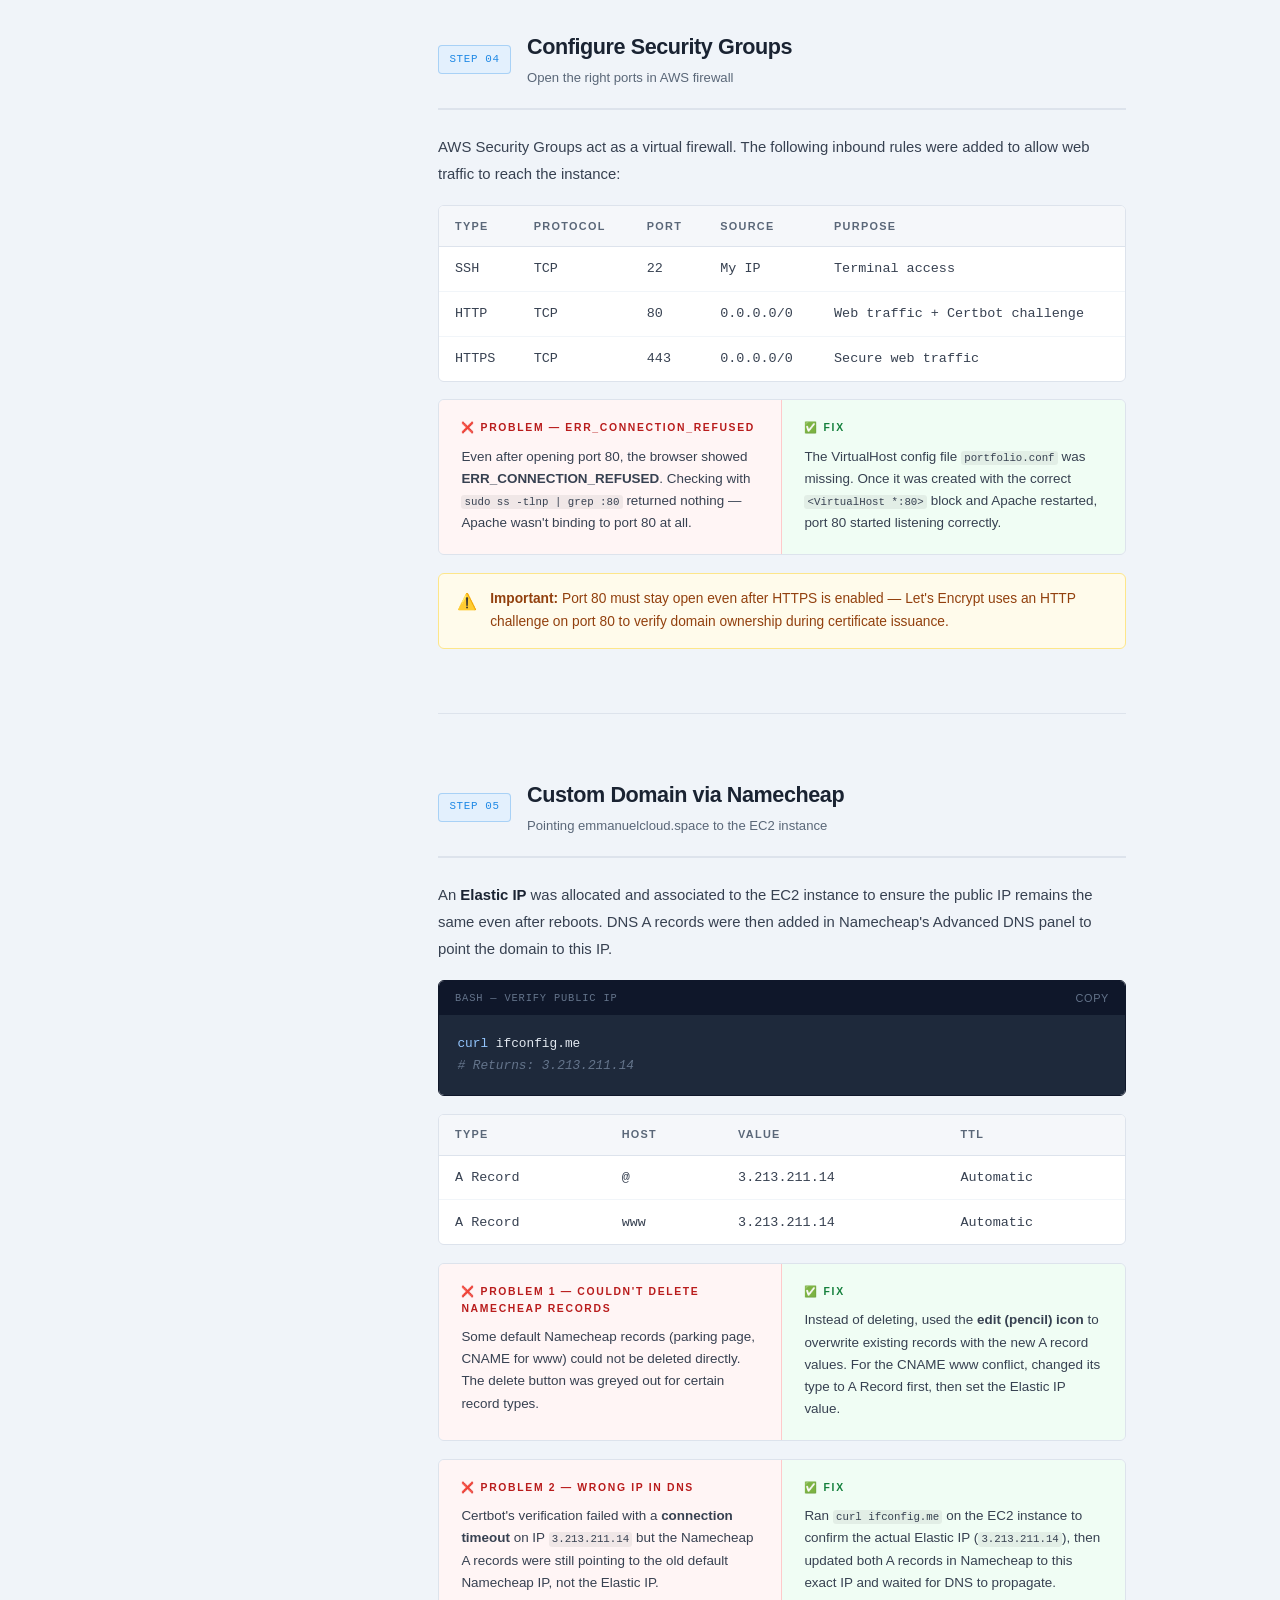
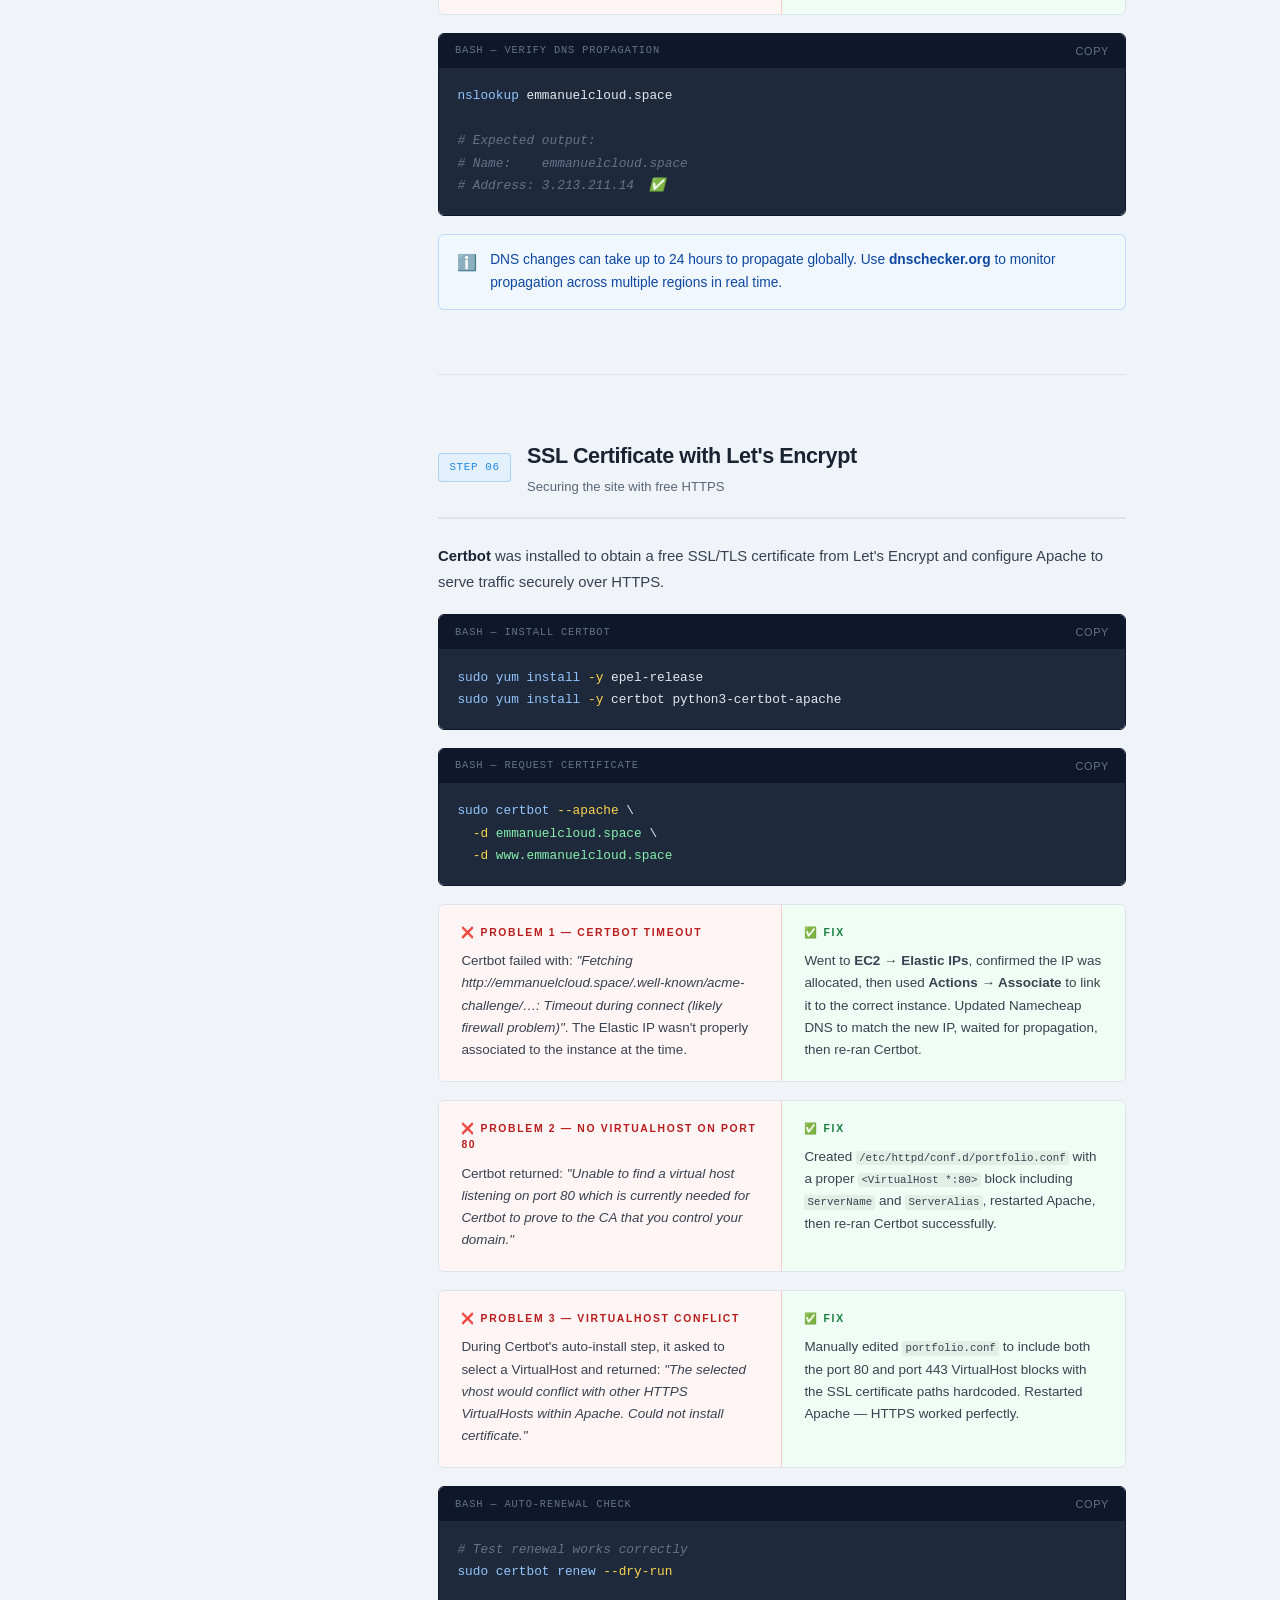
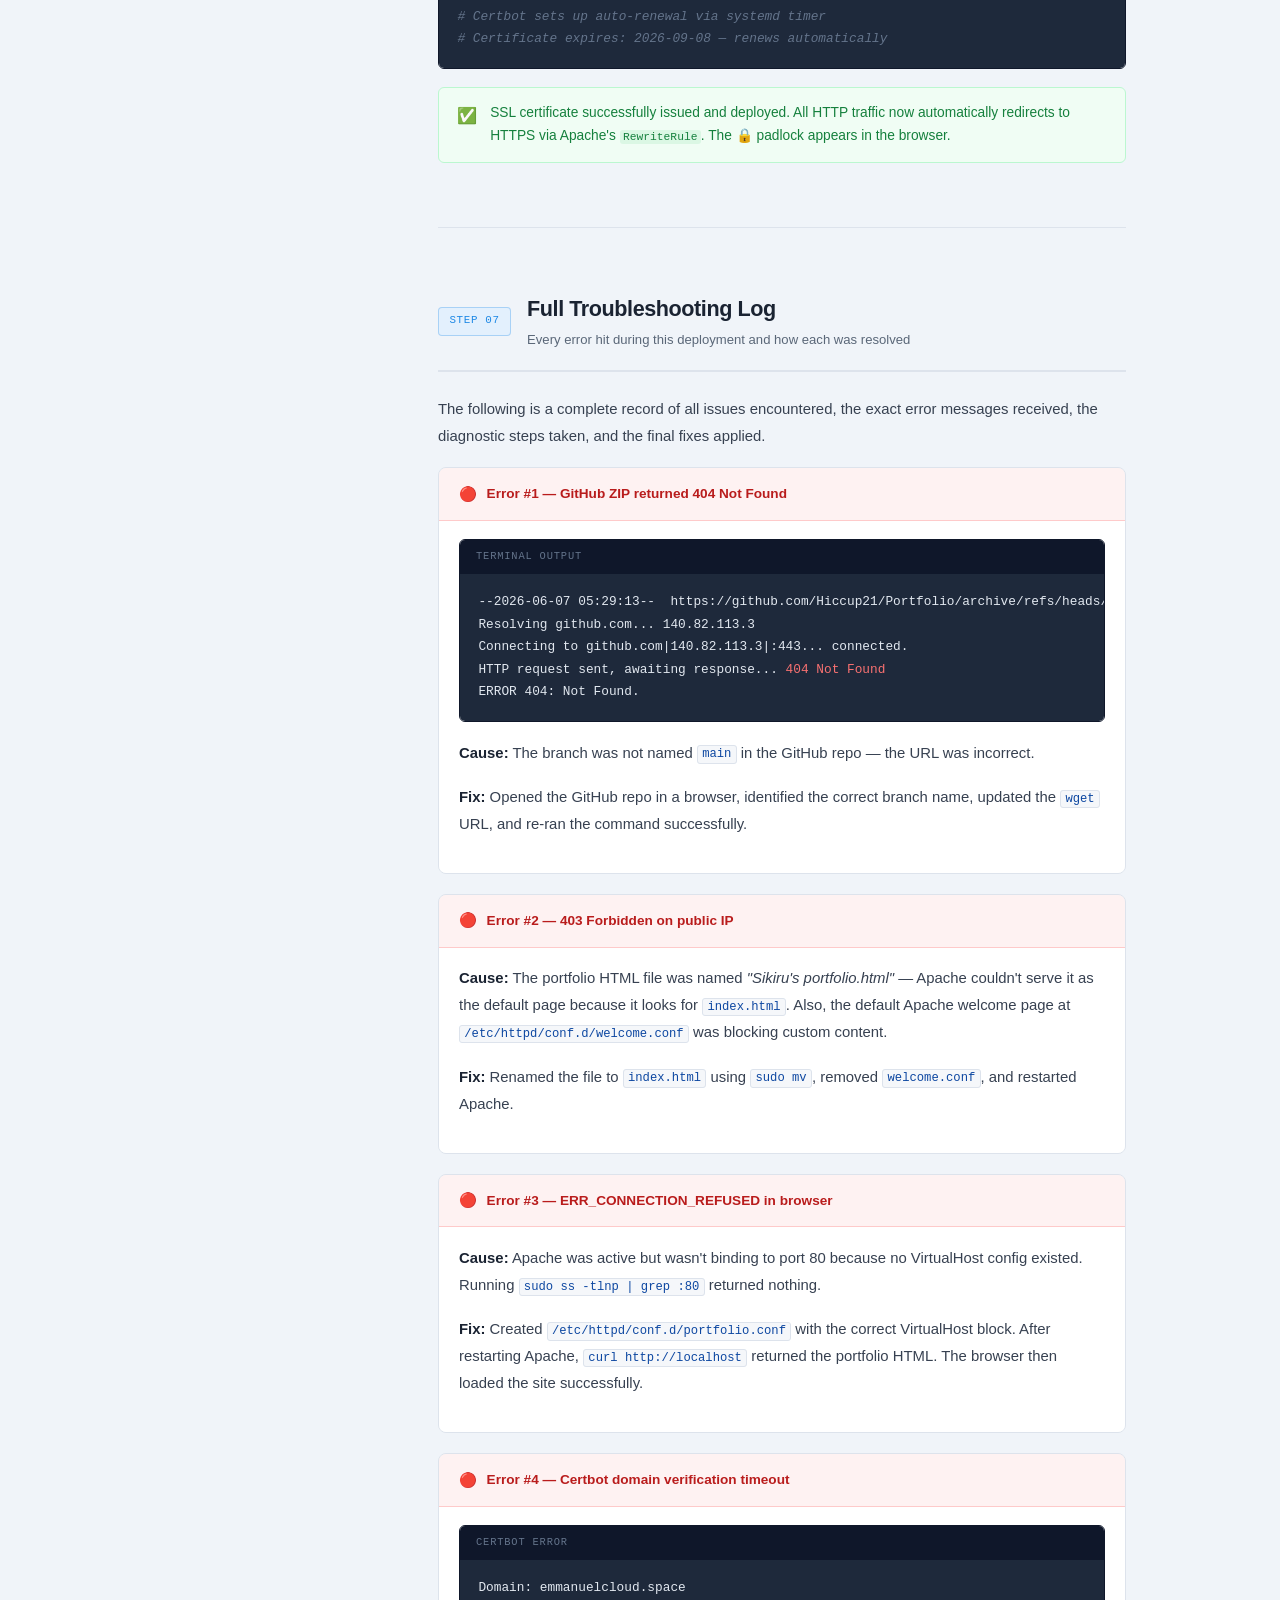
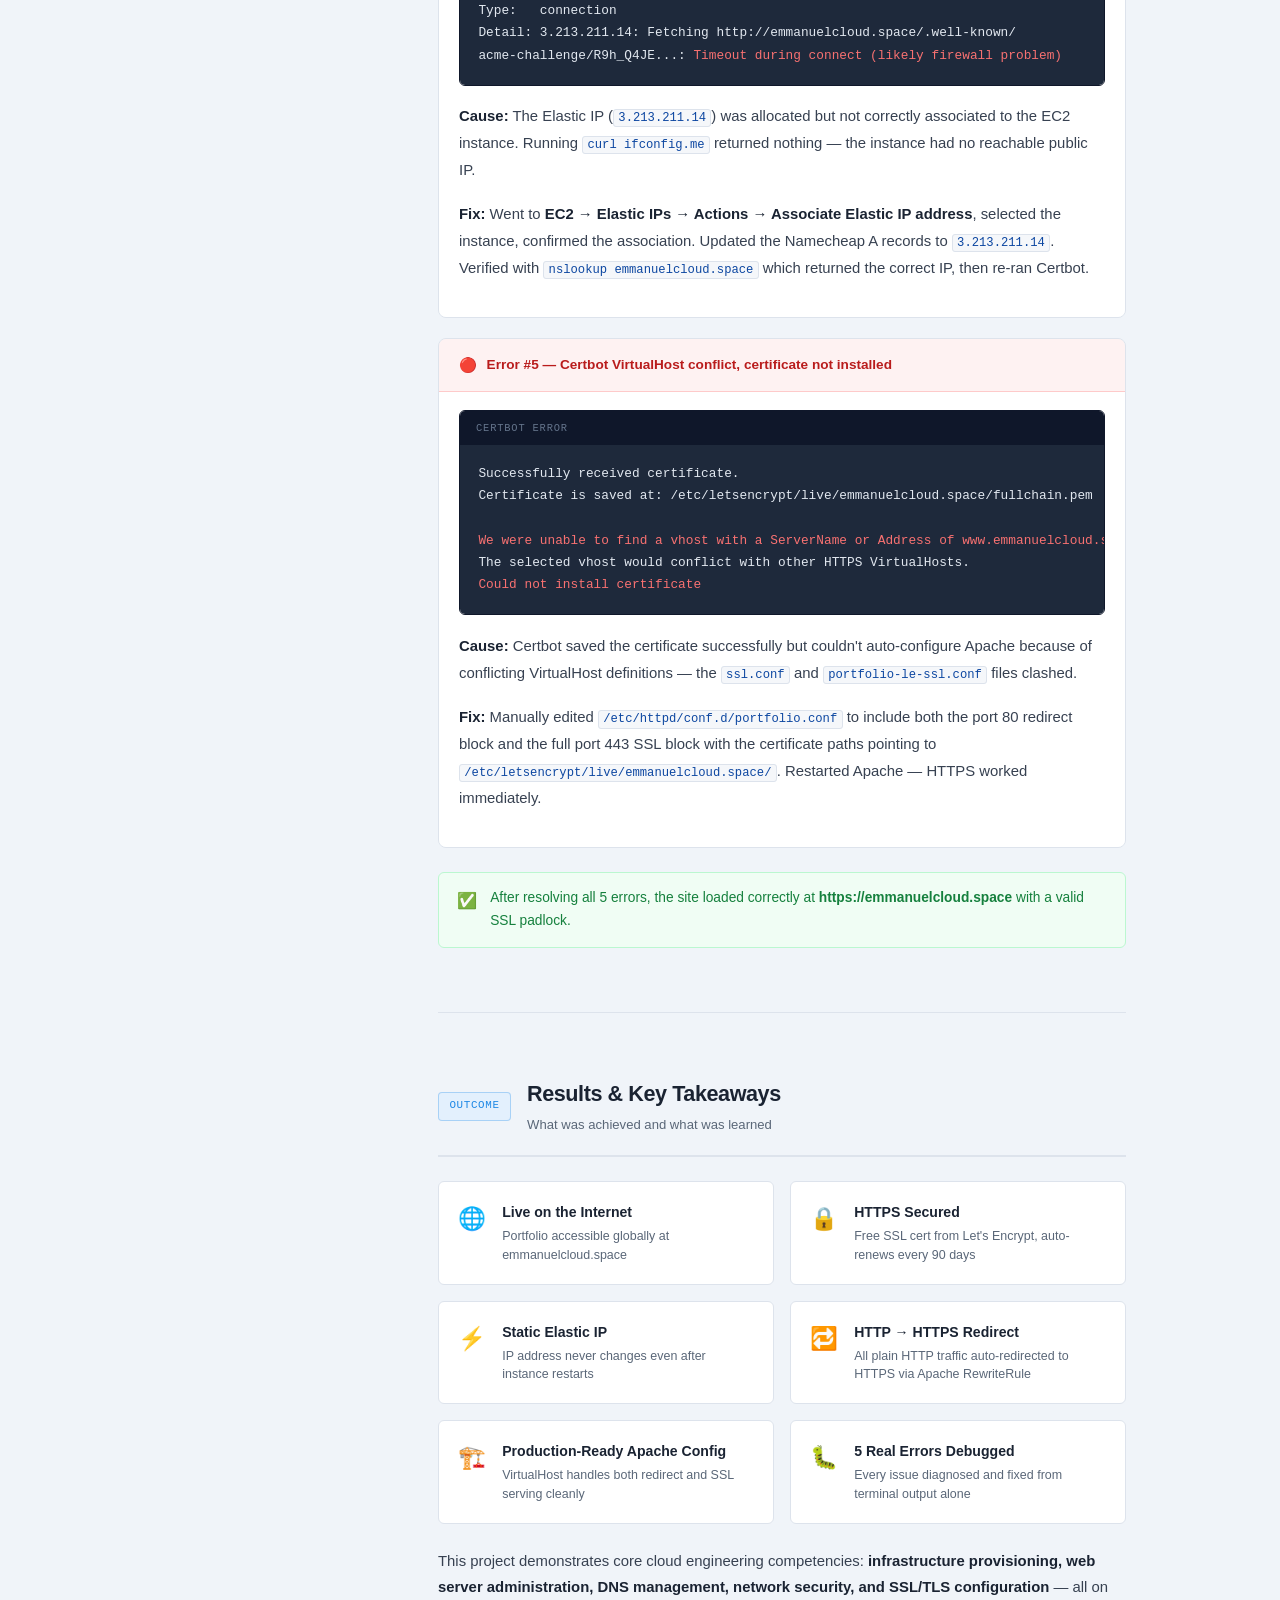
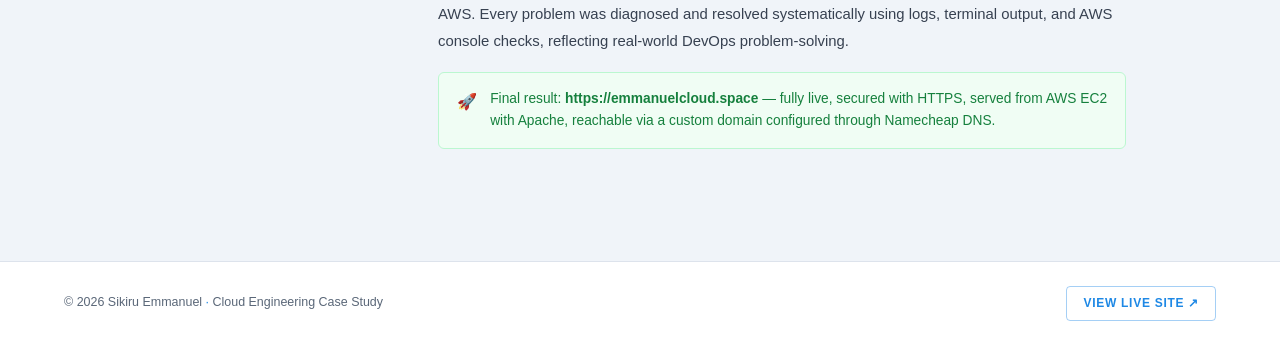
<file: deploymentusingec2.html>
<!DOCTYPE html>
<html lang="en">
<head>
<meta charset="UTF-8">
<meta name="viewport" content="width=device-width, initial-scale=1.0">
<title>Case Study — Portfolio Deployment on AWS EC2</title>
<link rel="preconnect" href="https://fonts.googleapis.com">
<link rel="preconnect" href="https://fonts.gstatic.com" crossorigin>
<link href="deploymentusingec2.css" rel="stylesheet">
<body>

<nav>
  <a href="index.html" class="nav-logo">S<span>.</span>Emmanuel</a>
  <a href="index.html" class="nav-back">← Back to Portfolio</a>
</nav>

<!-- HERO -->
<header class="hero">
  <div class="hero-inner">
    <div class="hero-eyebrow">Case Study · Cloud Engineering</div>
    <h1 class="hero-title">Deploying a Portfolio on <span>AWS EC2</span><br>with Custom Domain & HTTPS</h1>
    <p class="hero-subtitle">A real-world walkthrough of provisioning a Linux server, configuring Apache, connecting a custom domain via Namecheap DNS, and securing everything with a free Let's Encrypt SSL certificate — including every error hit along the way.</p>
    <div class="hero-meta">
      <div class="meta-item">
        <div class="meta-label">Engineer</div>
        <div class="meta-value">Sikiru Emmanuel</div>
      </div>
      <div class="meta-item">
        <div class="meta-label">Duration</div>
        <div class="meta-value">1 Day</div>
      </div>
      <div class="meta-item">
        <div class="meta-label">Live URL</div>
        <div class="meta-value">emmanuelcloud.space</div>
      </div>
      <div class="meta-item">
        <div class="meta-label">Platform</div>
        <div class="meta-value">AWS EC2 · Amazon Linux</div>
      </div>
      <div class="meta-item">
        <div class="meta-label">Status</div>
        <div class="meta-value live">✦ Live &amp; Secured</div>
      </div>
    </div>
  </div>
</header>

<div class="page-wrap">

  <!-- SIDEBAR -->
  <aside class="sidebar">
    <div class="sidebar-heading">On This Page</div>
    <ul class="sidebar-nav" id="sidenav">
      <li><a href="#overview"  class="active"><span class="sidebar-num">00</span> Overview</a></li>
      <li><a href="#step1"><span class="sidebar-num">01</span> Launch EC2</a></li>
      <li><a href="#step2"><span class="sidebar-num">02</span> Install Apache</a></li>
      <li><a href="#step3"><span class="sidebar-num">03</span> Deploy Files</a></li>
      <li><a href="#step4"><span class="sidebar-num">04</span> Security Groups</a></li>
      <li><a href="#step5"><span class="sidebar-num">05</span> Custom Domain</a></li>
      <li><a href="#step6"><span class="sidebar-num">06</span> SSL / HTTPS</a></li>
      <li><a href="#step7"><span class="sidebar-num">07</span> Troubleshooting</a></li>
      <li><a href="#outcome"><span class="sidebar-num">08</span> Outcome</a></li>
    </ul>
    <div class="sidebar-divider"></div>
    <div class="stack-title">Tech Stack</div>
    <div class="stack-tags">
      <span class="stag">AWS EC2</span>
      <span class="stag">Amazon Linux</span>
      <span class="stag">Apache httpd</span>
      <span class="stag">Certbot</span>
      <span class="stag">Let's Encrypt</span>
      <span class="stag">Namecheap DNS</span>
      <span class="stag">Elastic IP</span>
      <span class="stag">HTML/CSS/JS</span>
    </div>
  </aside>

  <!-- MAIN CONTENT -->
  <main class="main">

    <!-- 00 OVERVIEW -->
    <section class="section reveal" id="overview">
      <div class="ov-grid">
        <div class="ov-card"><div class="ov-icon">☁️</div><div class="ov-label">Platform</div><div class="ov-val">AWS EC2</div></div>
        <div class="ov-card"><div class="ov-icon">🌐</div><div class="ov-label">Web Server</div><div class="ov-val">Apache httpd</div></div>
        <div class="ov-card"><div class="ov-icon">🔒</div><div class="ov-label">SSL</div><div class="ov-val">Let's Encrypt</div></div>
      </div>

      <p class="prose">This project documents the complete process of deploying a personal portfolio website on AWS infrastructure — from spinning up a cloud server to securing it with a custom domain and HTTPS certificate. The goal was to demonstrate real-world cloud engineering skills: <strong>server provisioning, web server configuration, DNS management, and SSL/TLS implementation.</strong></p>

      <p class="prose">This is not a clean, step-by-step tutorial — it's a real deployment log, including every error that showed up and exactly how each one was fixed.</p>

      <div class="arch">
        <div><span class="aa">Browser</span> <span class="aa">──HTTPS──▶</span> <span class="ah">emmanuelcloud.space</span></div>
        <div><span class="aa">              │</span></div>
        <div><span class="aa">   Namecheap DNS </span><span class="aa">──A Record──▶</span> <span class="al">3.213.211.14 (Elastic IP)</span></div>
        <div><span class="aa">              │</span></div>
        <div><span class="aa">   AWS EC2 Instance</span> <span class="aa">──Port 443──▶</span> <span class="ah">Apache httpd</span></div>
        <div><span class="aa">              │</span></div>
        <div><span class="aa">   SSL Certificate</span> <span class="aa">──cert──▶</span> <span class="al">/var/www/html/index.html</span></div>
      </div>
    </section>
    <div class="sec-divider"></div>

    <!-- 01 LAUNCH EC2 -->
    <section class="section reveal" id="step1">
      <div class="step-bar">
        <div class="step-num-badge">STEP 01</div>
        <div><div class="step-title">Launch EC2 Instance</div><div class="step-sub">Provision a virtual server on AWS</div></div>
      </div>

      <p class="prose">An <strong>EC2 (Elastic Compute Cloud)</strong> instance was launched using the AWS Management Console. Amazon Linux 2023 was chosen — it's lightweight, well-supported, and optimised for AWS workloads.</p>

      <div class="tbl-wrap">
        <table>
          <thead><tr><th>Setting</th><th>Value</th></tr></thead>
          <tbody>
            <tr><td>AMI</td><td>Amazon Linux 2023</td></tr>
            <tr><td>Instance Type</td><td>t2.micro (Free Tier)</td></tr>
            <tr><td>Storage</td><td>8 GB gp3 EBS</td></tr>
            <tr><td>Key Pair</td><td>Generated during setup</td></tr>
            <tr><td>Region</td><td>us-east-1</td></tr>
          </tbody>
        </table>
      </div>

      <div class="callout info"><span class="ci">ℹ️</span><span><strong>Access method:</strong> EC2 Instance Connect was used to SSH directly from the AWS Console — no need to manage .pem key files locally.</span></div>
    </section>
    <div class="sec-divider"></div>

    <!-- 02 INSTALL APACHE -->
    <section class="section reveal" id="step2">
      <div class="step-bar">
        <div class="step-num-badge">STEP 02</div>
        <div><div class="step-title">Install &amp; Configure Apache</div><div class="step-sub">Set up the web server on the instance</div></div>
      </div>

      <p class="prose">Apache HTTP Server (<strong>httpd</strong>) was installed and started to serve web content on port 80.</p>

      <div class="code-block">
        <div class="code-top"><span class="code-lang">bash — EC2 Terminal</span><button class="copy-btn" onclick="copyCode(this)">Copy</button></div>
        <pre><span class="c"># Install Apache</span>
<span class="k">sudo yum install</span> <span class="f">-y</span> httpd

<span class="c"># Start the service</span>
<span class="k">sudo systemctl start</span> httpd

<span class="c"># Enable on boot</span>
<span class="k">sudo systemctl enable</span> httpd

<span class="c"># Verify it's running</span>
<span class="k">sudo systemctl status</span> httpd</pre>
      </div>

      <div class="ps-wrap">
        <div class="ps-card ps-error">
          <div class="ps-label">❌ Problem</div>
          <p>After running <code>systemctl enable httpd</code>, the output showed <strong>"preset is disabled"</strong> — meaning Apache was not registered to auto-start on reboot.</p>
        </div>
        <div class="ps-card ps-fix">
          <div class="ps-label">✅ Fix</div>
          <p>Ran <code>sudo systemctl enable httpd</code> explicitly again and confirmed with <code>sudo systemctl status httpd</code> which showed <strong>active (running)</strong>. The preset warning is cosmetic — the service still starts.</p>
        </div>
      </div>

      <p class="prose" style="margin-top:1.25rem;">A VirtualHost configuration file was also created so Apache knows how to handle requests for the domain:</p>

      <div class="code-block">
        <div class="code-top"><span class="code-lang">bash</span><button class="copy-btn" onclick="copyCode(this)">Copy</button></div>
        <pre><span class="k">sudo nano</span> /etc/httpd/conf.d/portfolio.conf</pre>
      </div>

      <div class="code-block">
        <div class="code-top"><span class="code-lang">apache — portfolio.conf</span><button class="copy-btn" onclick="copyCode(this)">Copy</button></div>
        <pre><span class="p">&lt;VirtualHost *:80&gt;</span>
    <span class="f">ServerName</span>    <span class="s">emmanuelcloud.space</span>
    <span class="f">ServerAlias</span>   <span class="s">www.emmanuelcloud.space</span>
    <span class="f">DocumentRoot</span>  <span class="s">/var/www/html</span>

    <span class="p">&lt;Directory /var/www/html&gt;</span>
        <span class="f">AllowOverride</span> <span class="s">All</span>
        <span class="f">Require all</span>   <span class="s">granted</span>
    <span class="p">&lt;/Directory&gt;</span>

    <span class="f">RewriteEngine</span> on
    <span class="f">RewriteCond</span> %{HTTPS} off
    <span class="f">RewriteRule</span> ^(.*)$ https://%{HTTP_HOST}$1 [R=301,L]
<span class="p">&lt;/VirtualHost&gt;</span>

<span class="p">&lt;VirtualHost *:443&gt;</span>
    <span class="f">ServerName</span>            <span class="s">emmanuelcloud.space</span>
    <span class="f">ServerAlias</span>           <span class="s">www.emmanuelcloud.space</span>
    <span class="f">DocumentRoot</span>          <span class="s">/var/www/html</span>
    <span class="f">SSLEngine</span>             on
    <span class="f">SSLCertificateFile</span>    <span class="s">/etc/letsencrypt/live/emmanuelcloud.space/fullchain.pem</span>
    <span class="f">SSLCertificateKeyFile</span> <span class="s">/etc/letsencrypt/live/emmanuelcloud.space/privkey.pem</span>
<span class="p">&lt;/VirtualHost&gt;</span></pre>
      </div>
    </section>
    <div class="sec-divider"></div>

    <!-- 03 DEPLOY FILES -->
    <section class="section reveal" id="step3">
      <div class="step-bar">
        <div class="step-num-badge">STEP 03</div>
        <div><div class="step-title">Deploy Portfolio Files</div><div class="step-sub">Upload and serve the website content</div></div>
      </div>

      <p class="prose">The portfolio files were downloaded from GitHub using <code>wget</code> and extracted into Apache's web root directory at <strong>/var/www/html/</strong>.</p>

      <div class="code-block">
        <div class="code-top"><span class="code-lang">bash</span><button class="copy-btn" onclick="copyCode(this)">Copy</button></div>
        <pre><span class="c"># Attempt 1 — failed with 404</span>
<span class="k">wget</span> https://github.com/Hiccup21/Portfolio/archive/refs/heads/main.zip

<span class="c"># Install unzip</span>
<span class="k">sudo yum install</span> <span class="f">-y</span> unzip

<span class="c"># Extract and move to web root</span>
<span class="k">unzip</span> main.zip
<span class="k">sudo mv</span> Portfolio-main/* /var/www/html/

<span class="c"># Fix permissions</span>
<span class="k">sudo chmod</span> 755 /var/www/html/
<span class="k">sudo chmod</span> 644 /var/www/html/index.html</pre>
      </div>

      <div class="ps-wrap">
        <div class="ps-card ps-error">
          <div class="ps-label">❌ Problem 1 — GitHub 404</div>
          <p>Running <code>wget</code> on the ZIP URL returned <strong>404 Not Found</strong>. The branch name <code>main</code> in the URL was wrong.</p>
        </div>
        <div class="ps-card ps-fix">
          <div class="ps-label">✅ Fix</div>
          <p>Opened the GitHub repo in a browser to check the actual branch name, then updated the URL with the correct branch name and re-ran <code>wget</code>.</p>
        </div>
      </div>

      <div class="ps-wrap" style="margin-top:1rem;">
        <div class="ps-card ps-error">
          <div class="ps-label">❌ Problem 2 — 403 Forbidden</div>
          <p>After moving files to <code>/var/www/html/</code>, visiting the public IP showed <strong>403 Forbidden</strong>. The HTML file was named <em>"Sikiru's portfolio.html"</em> — Apache couldn't find <code>index.html</code> to serve automatically.</p>
        </div>
        <div class="ps-card ps-fix">
          <div class="ps-label">✅ Fix</div>
          <p>Renamed the file to <code>index.html</code> using <code>sudo mv</code> and deleted the default Apache welcome page at <code>/etc/httpd/conf.d/welcome.conf</code>, then restarted Apache.</p>
        </div>
      </div>

      <div class="code-block">
        <div class="code-top"><span class="code-lang">bash — rename & fix</span><button class="copy-btn" onclick="copyCode(this)">Copy</button></div>
        <pre><span class="c"># Rename portfolio file to index.html</span>
<span class="k">sudo mv</span> <span class="s">"/var/www/html/Sikiru's portfolio.html"</span> /var/www/html/index.html

<span class="c"># Remove default Apache welcome page</span>
<span class="k">sudo rm -f</span> /etc/httpd/conf.d/welcome.conf

<span class="c"># Restart Apache</span>
<span class="k">sudo systemctl restart</span> httpd</pre>
      </div>
    </section>
    <div class="sec-divider"></div>

    <!-- 04 SECURITY GROUPS -->
    <section class="section reveal" id="step4">
      <div class="step-bar">
        <div class="step-num-badge">STEP 04</div>
        <div><div class="step-title">Configure Security Groups</div><div class="step-sub">Open the right ports in AWS firewall</div></div>
      </div>

      <p class="prose">AWS Security Groups act as a virtual firewall. The following inbound rules were added to allow web traffic to reach the instance:</p>

      <div class="tbl-wrap">
        <table>
          <thead><tr><th>Type</th><th>Protocol</th><th>Port</th><th>Source</th><th>Purpose</th></tr></thead>
          <tbody>
            <tr><td>SSH</td><td>TCP</td><td>22</td><td>My IP</td><td>Terminal access</td></tr>
            <tr><td>HTTP</td><td>TCP</td><td>80</td><td>0.0.0.0/0</td><td>Web traffic + Certbot challenge</td></tr>
            <tr><td>HTTPS</td><td>TCP</td><td>443</td><td>0.0.0.0/0</td><td>Secure web traffic</td></tr>
          </tbody>
        </table>
      </div>

      <div class="ps-wrap">
        <div class="ps-card ps-error">
          <div class="ps-label">❌ Problem — ERR_CONNECTION_REFUSED</div>
          <p>Even after opening port 80, the browser showed <strong>ERR_CONNECTION_REFUSED</strong>. Checking with <code>sudo ss -tlnp | grep :80</code> returned nothing — Apache wasn't binding to port 80 at all.</p>
        </div>
        <div class="ps-card ps-fix">
          <div class="ps-label">✅ Fix</div>
          <p>The VirtualHost config file <code>portfolio.conf</code> was missing. Once it was created with the correct <code>&lt;VirtualHost *:80&gt;</code> block and Apache restarted, port 80 started listening correctly.</p>
        </div>
      </div>

      <div class="callout warn"><span class="ci">⚠️</span><span><strong>Important:</strong> Port 80 must stay open even after HTTPS is enabled — Let's Encrypt uses an HTTP challenge on port 80 to verify domain ownership during certificate issuance.</span></div>
    </section>
    <div class="sec-divider"></div>

    <!-- 05 CUSTOM DOMAIN -->
    <section class="section reveal" id="step5">
      <div class="step-bar">
        <div class="step-num-badge">STEP 05</div>
        <div><div class="step-title">Custom Domain via Namecheap</div><div class="step-sub">Pointing emmanuelcloud.space to the EC2 instance</div></div>
      </div>

      <p class="prose">An <strong>Elastic IP</strong> was allocated and associated to the EC2 instance to ensure the public IP remains the same even after reboots. DNS A records were then added in Namecheap's Advanced DNS panel to point the domain to this IP.</p>

      <div class="code-block">
        <div class="code-top"><span class="code-lang">bash — verify public IP</span><button class="copy-btn" onclick="copyCode(this)">Copy</button></div>
        <pre><span class="k">curl</span> ifconfig.me
<span class="c"># Returns: 3.213.211.14</span></pre>
      </div>

      <div class="tbl-wrap">
        <table>
          <thead><tr><th>Type</th><th>Host</th><th>Value</th><th>TTL</th></tr></thead>
          <tbody>
            <tr><td>A Record</td><td>@</td><td>3.213.211.14</td><td>Automatic</td></tr>
            <tr><td>A Record</td><td>www</td><td>3.213.211.14</td><td>Automatic</td></tr>
          </tbody>
        </table>
      </div>

      <div class="ps-wrap">
        <div class="ps-card ps-error">
          <div class="ps-label">❌ Problem 1 — Couldn't delete Namecheap records</div>
          <p>Some default Namecheap records (parking page, CNAME for www) could not be deleted directly. The delete button was greyed out for certain record types.</p>
        </div>
        <div class="ps-card ps-fix">
          <div class="ps-label">✅ Fix</div>
          <p>Instead of deleting, used the <strong>edit (pencil) icon</strong> to overwrite existing records with the new A record values. For the CNAME www conflict, changed its type to A Record first, then set the Elastic IP value.</p>
        </div>
      </div>

      <div class="ps-wrap" style="margin-top:1rem;">
        <div class="ps-card ps-error">
          <div class="ps-label">❌ Problem 2 — Wrong IP in DNS</div>
          <p>Certbot's verification failed with a <strong>connection timeout</strong> on IP <code>3.213.211.14</code> but the Namecheap A records were still pointing to the old default Namecheap IP, not the Elastic IP.</p>
        </div>
        <div class="ps-card ps-fix">
          <div class="ps-label">✅ Fix</div>
          <p>Ran <code>curl ifconfig.me</code> on the EC2 instance to confirm the actual Elastic IP (<code>3.213.211.14</code>), then updated both A records in Namecheap to this exact IP and waited for DNS to propagate.</p>
        </div>
      </div>

      <div class="code-block">
        <div class="code-top"><span class="code-lang">bash — verify DNS propagation</span><button class="copy-btn" onclick="copyCode(this)">Copy</button></div>
        <pre><span class="k">nslookup</span> emmanuelcloud.space

<span class="c"># Expected output:</span>
<span class="c"># Name:    emmanuelcloud.space</span>
<span class="c"># Address: 3.213.211.14  ✅</span></pre>
      </div>

      <div class="callout info"><span class="ci">ℹ️</span><span>DNS changes can take up to 24 hours to propagate globally. Use <strong>dnschecker.org</strong> to monitor propagation across multiple regions in real time.</span></div>
    </section>
    <div class="sec-divider"></div>

    <!-- 06 SSL -->
    <section class="section reveal" id="step6">
      <div class="step-bar">
        <div class="step-num-badge">STEP 06</div>
        <div><div class="step-title">SSL Certificate with Let's Encrypt</div><div class="step-sub">Securing the site with free HTTPS</div></div>
      </div>

      <p class="prose"><strong>Certbot</strong> was installed to obtain a free SSL/TLS certificate from Let's Encrypt and configure Apache to serve traffic securely over HTTPS.</p>

      <div class="code-block">
        <div class="code-top"><span class="code-lang">bash — install Certbot</span><button class="copy-btn" onclick="copyCode(this)">Copy</button></div>
        <pre><span class="k">sudo yum install</span> <span class="f">-y</span> epel-release
<span class="k">sudo yum install</span> <span class="f">-y</span> certbot python3-certbot-apache</pre>
      </div>

      <div class="code-block">
        <div class="code-top"><span class="code-lang">bash — request certificate</span><button class="copy-btn" onclick="copyCode(this)">Copy</button></div>
        <pre><span class="k">sudo certbot</span> <span class="f">--apache</span> \
  <span class="f">-d</span> <span class="s">emmanuelcloud.space</span> \
  <span class="f">-d</span> <span class="s">www.emmanuelcloud.space</span></pre>
      </div>

      <div class="ps-wrap">
        <div class="ps-card ps-error">
          <div class="ps-label">❌ Problem 1 — Certbot timeout</div>
          <p>Certbot failed with: <em>"Fetching http://emmanuelcloud.space/.well-known/acme-challenge/…: Timeout during connect (likely firewall problem)"</em>. The Elastic IP wasn't properly associated to the instance at the time.</p>
        </div>
        <div class="ps-card ps-fix">
          <div class="ps-label">✅ Fix</div>
          <p>Went to <strong>EC2 → Elastic IPs</strong>, confirmed the IP was allocated, then used <strong>Actions → Associate</strong> to link it to the correct instance. Updated Namecheap DNS to match the new IP, waited for propagation, then re-ran Certbot.</p>
        </div>
      </div>

      <div class="ps-wrap" style="margin-top:1rem;">
        <div class="ps-card ps-error">
          <div class="ps-label">❌ Problem 2 — No VirtualHost on port 80</div>
          <p>Certbot returned: <em>"Unable to find a virtual host listening on port 80 which is currently needed for Certbot to prove to the CA that you control your domain."</em></p>
        </div>
        <div class="ps-card ps-fix">
          <div class="ps-label">✅ Fix</div>
          <p>Created <code>/etc/httpd/conf.d/portfolio.conf</code> with a proper <code>&lt;VirtualHost *:80&gt;</code> block including <code>ServerName</code> and <code>ServerAlias</code>, restarted Apache, then re-ran Certbot successfully.</p>
        </div>
      </div>

      <div class="ps-wrap" style="margin-top:1rem;">
        <div class="ps-card ps-error">
          <div class="ps-label">❌ Problem 3 — VirtualHost conflict</div>
          <p>During Certbot's auto-install step, it asked to select a VirtualHost and returned: <em>"The selected vhost would conflict with other HTTPS VirtualHosts within Apache. Could not install certificate."</em></p>
        </div>
        <div class="ps-card ps-fix">
          <div class="ps-label">✅ Fix</div>
          <p>Manually edited <code>portfolio.conf</code> to include both the port 80 and port 443 VirtualHost blocks with the SSL certificate paths hardcoded. Restarted Apache — HTTPS worked perfectly.</p>
        </div>
      </div>

      <div class="code-block">
        <div class="code-top"><span class="code-lang">bash — auto-renewal check</span><button class="copy-btn" onclick="copyCode(this)">Copy</button></div>
        <pre><span class="c"># Test renewal works correctly</span>
<span class="k">sudo certbot renew</span> <span class="f">--dry-run</span>

<span class="c"># Certbot sets up auto-renewal via systemd timer</span>
<span class="c"># Certificate expires: 2026-09-08 — renews automatically</span></pre>
      </div>

      <div class="callout good"><span class="ci">✅</span><span>SSL certificate successfully issued and deployed. All HTTP traffic now automatically redirects to HTTPS via Apache's <code>RewriteRule</code>. The 🔒 padlock appears in the browser.</span></div>
    </section>
    <div class="sec-divider"></div>

    <!-- 07 TROUBLESHOOTING -->
    <section class="section reveal" id="step7">
      <div class="step-bar">
        <div class="step-num-badge">STEP 07</div>
        <div><div class="step-title">Full Troubleshooting Log</div><div class="step-sub">Every error hit during this deployment and how each was resolved</div></div>
      </div>

      <p class="prose">The following is a complete record of all issues encountered, the exact error messages received, the diagnostic steps taken, and the final fixes applied.</p>

      <!-- Error 1 -->
      <div style="border:1px solid var(--grey-light); border-radius:8px; overflow:hidden; margin-bottom:1.25rem;">
        <div style="background:#fef2f2; padding:0.9rem 1.25rem; border-bottom:1px solid var(--red-border); display:flex; align-items:center; gap:0.6rem;">
          <span style="font-size:0.9rem;">🔴</span>
          <strong style="font-size:0.85rem; color:var(--red-text);">Error #1 — GitHub ZIP returned 404 Not Found</strong>
        </div>
        <div style="padding:1.1rem 1.25rem; background:var(--white);">
          <div class="code-block" style="margin-top:0;">
            <div class="code-top"><span class="code-lang">terminal output</span></div>
            <pre>--2026-06-07 05:29:13--  https://github.com/Hiccup21/Portfolio/archive/refs/heads/main.zip
Resolving github.com... 140.82.113.3
Connecting to github.com|140.82.113.3|:443... connected.
HTTP request sent, awaiting response... <span style="color:#f87171;">404 Not Found</span>
ERROR 404: Not Found.</pre>
          </div>
          <p class="prose"><strong>Cause:</strong> The branch was not named <code>main</code> in the GitHub repo — the URL was incorrect.</p>
          <p class="prose"><strong>Fix:</strong> Opened the GitHub repo in a browser, identified the correct branch name, updated the <code>wget</code> URL, and re-ran the command successfully.</p>
        </div>
      </div>

      <!-- Error 2 -->
      <div style="border:1px solid var(--grey-light); border-radius:8px; overflow:hidden; margin-bottom:1.25rem;">
        <div style="background:#fef2f2; padding:0.9rem 1.25rem; border-bottom:1px solid var(--red-border); display:flex; align-items:center; gap:0.6rem;">
          <span style="font-size:0.9rem;">🔴</span>
          <strong style="font-size:0.85rem; color:var(--red-text);">Error #2 — 403 Forbidden on public IP</strong>
        </div>
        <div style="padding:1.1rem 1.25rem; background:var(--white);">
          <p class="prose"><strong>Cause:</strong> The portfolio HTML file was named <em>"Sikiru's portfolio.html"</em> — Apache couldn't serve it as the default page because it looks for <code>index.html</code>. Also, the default Apache welcome page at <code>/etc/httpd/conf.d/welcome.conf</code> was blocking custom content.</p>
          <p class="prose"><strong>Fix:</strong> Renamed the file to <code>index.html</code> using <code>sudo mv</code>, removed <code>welcome.conf</code>, and restarted Apache.</p>
        </div>
      </div>

      <!-- Error 3 -->
      <div style="border:1px solid var(--grey-light); border-radius:8px; overflow:hidden; margin-bottom:1.25rem;">
        <div style="background:#fef2f2; padding:0.9rem 1.25rem; border-bottom:1px solid var(--red-border); display:flex; align-items:center; gap:0.6rem;">
          <span style="font-size:0.9rem;">🔴</span>
          <strong style="font-size:0.85rem; color:var(--red-text);">Error #3 — ERR_CONNECTION_REFUSED in browser</strong>
        </div>
        <div style="padding:1.1rem 1.25rem; background:var(--white);">
          <p class="prose"><strong>Cause:</strong> Apache was active but wasn't binding to port 80 because no VirtualHost config existed. Running <code>sudo ss -tlnp | grep :80</code> returned nothing.</p>
          <p class="prose"><strong>Fix:</strong> Created <code>/etc/httpd/conf.d/portfolio.conf</code> with the correct VirtualHost block. After restarting Apache, <code>curl http://localhost</code> returned the portfolio HTML. The browser then loaded the site successfully.</p>
        </div>
      </div>

      <!-- Error 4 -->
      <div style="border:1px solid var(--grey-light); border-radius:8px; overflow:hidden; margin-bottom:1.25rem;">
        <div style="background:#fef2f2; padding:0.9rem 1.25rem; border-bottom:1px solid var(--red-border); display:flex; align-items:center; gap:0.6rem;">
          <span style="font-size:0.9rem;">🔴</span>
          <strong style="font-size:0.85rem; color:var(--red-text);">Error #4 — Certbot domain verification timeout</strong>
        </div>
        <div style="padding:1.1rem 1.25rem; background:var(--white);">
          <div class="code-block" style="margin-top:0;">
            <div class="code-top"><span class="code-lang">certbot error</span></div>
            <pre>Domain: emmanuelcloud.space
Type:   connection
Detail: 3.213.211.14: Fetching http://emmanuelcloud.space/.well-known/
acme-challenge/R9h_Q4JE...: <span style="color:#f87171;">Timeout during connect (likely firewall problem)</span></pre>
          </div>
          <p class="prose"><strong>Cause:</strong> The Elastic IP (<code>3.213.211.14</code>) was allocated but not correctly associated to the EC2 instance. Running <code>curl ifconfig.me</code> returned nothing — the instance had no reachable public IP.</p>
          <p class="prose"><strong>Fix:</strong> Went to <strong>EC2 → Elastic IPs → Actions → Associate Elastic IP address</strong>, selected the instance, confirmed the association. Updated the Namecheap A records to <code>3.213.211.14</code>. Verified with <code>nslookup emmanuelcloud.space</code> which returned the correct IP, then re-ran Certbot.</p>
        </div>
      </div>

      <!-- Error 5 -->
      <div style="border:1px solid var(--grey-light); border-radius:8px; overflow:hidden; margin-bottom:1.25rem;">
        <div style="background:#fef2f2; padding:0.9rem 1.25rem; border-bottom:1px solid var(--red-border); display:flex; align-items:center; gap:0.6rem;">
          <span style="font-size:0.9rem;">🔴</span>
          <strong style="font-size:0.85rem; color:var(--red-text);">Error #5 — Certbot VirtualHost conflict, certificate not installed</strong>
        </div>
        <div style="padding:1.1rem 1.25rem; background:var(--white);">
          <div class="code-block" style="margin-top:0;">
            <div class="code-top"><span class="code-lang">certbot error</span></div>
            <pre>Successfully received certificate.
Certificate is saved at: /etc/letsencrypt/live/emmanuelcloud.space/fullchain.pem

<span style="color:#f87171;">We were unable to find a vhost with a ServerName or Address of www.emmanuelcloud.space</span>
The selected vhost would conflict with other HTTPS VirtualHosts.
<span style="color:#f87171;">Could not install certificate</span></pre>
          </div>
          <p class="prose"><strong>Cause:</strong> Certbot saved the certificate successfully but couldn't auto-configure Apache because of conflicting VirtualHost definitions — the <code>ssl.conf</code> and <code>portfolio-le-ssl.conf</code> files clashed.</p>
          <p class="prose"><strong>Fix:</strong> Manually edited <code>/etc/httpd/conf.d/portfolio.conf</code> to include both the port 80 redirect block and the full port 443 SSL block with the certificate paths pointing to <code>/etc/letsencrypt/live/emmanuelcloud.space/</code>. Restarted Apache — HTTPS worked immediately.</p>
        </div>
      </div>

      <div class="callout good" style="margin-top:1.5rem;"><span class="ci">✅</span><span>After resolving all 5 errors, the site loaded correctly at <strong>https://emmanuelcloud.space</strong> with a valid SSL padlock.</span></div>
    </section>
    <div class="sec-divider"></div>

    <!-- 08 OUTCOME -->
    <section class="section reveal" id="outcome">
      <div class="step-bar">
        <div class="step-num-badge">OUTCOME</div>
        <div><div class="step-title">Results &amp; Key Takeaways</div><div class="step-sub">What was achieved and what was learned</div></div>
      </div>

      <div class="outcome-grid">
        <div class="oc"><div class="oc-icon">🌐</div><div><div class="oc-title">Live on the Internet</div><div class="oc-desc">Portfolio accessible globally at emmanuelcloud.space</div></div></div>
        <div class="oc"><div class="oc-icon">🔒</div><div><div class="oc-title">HTTPS Secured</div><div class="oc-desc">Free SSL cert from Let's Encrypt, auto-renews every 90 days</div></div></div>
        <div class="oc"><div class="oc-icon">⚡</div><div><div class="oc-title">Static Elastic IP</div><div class="oc-desc">IP address never changes even after instance restarts</div></div></div>
        <div class="oc"><div class="oc-icon">🔁</div><div><div class="oc-title">HTTP → HTTPS Redirect</div><div class="oc-desc">All plain HTTP traffic auto-redirected to HTTPS via Apache RewriteRule</div></div></div>
        <div class="oc"><div class="oc-icon">🏗️</div><div><div class="oc-title">Production-Ready Apache Config</div><div class="oc-desc">VirtualHost handles both redirect and SSL serving cleanly</div></div></div>
        <div class="oc"><div class="oc-icon">🐛</div><div><div class="oc-title">5 Real Errors Debugged</div><div class="oc-desc">Every issue diagnosed and fixed from terminal output alone</div></div></div>
      </div>

      <p class="prose" style="margin-top:1.5rem;">This project demonstrates core cloud engineering competencies: <strong>infrastructure provisioning, web server administration, DNS management, network security, and SSL/TLS configuration</strong> — all on AWS. Every problem was diagnosed and resolved systematically using logs, terminal output, and AWS console checks, reflecting real-world DevOps problem-solving.</p>

      <div class="callout good"><span class="ci">🚀</span><span>Final result: <strong>https://emmanuelcloud.space</strong> — fully live, secured with HTTPS, served from AWS EC2 with Apache, reachable via a custom domain configured through Namecheap DNS.</span></div>
    </section>

  </main>
</div>

<footer>
  <p>© 2026 Sikiru Emmanuel <span>·</span> Cloud Engineering Case Study</p>
  <a rel="noopener" href="https://emmanuelcloud.space" target="_blank" class="live-btn">View Live Site ↗</a>
</footer>

<script src="deploymentusingec2.js"></script>
</body>
</html>
</file>
<file: index.css>
*, *::before, *::after { margin: 0; padding: 0; box-sizing: border-box; }

  :root {
    --page-bg:     #f0f4f9;
    --white:       #ffffff;
    --blue-dark:   #0d47a1;
    --blue-mid:    #1565c0;
    --blue:        #1e88e5;
    --blue-light:  #e3f0fd;
    --blue-xlight: #f0f7ff;
    --grey-dark:   #1a2332;
    --grey-mid:    #374151;
    --grey:        #5a6778;
    --grey-light:  #dde3ec;
    --grey-xlight: #f5f7fa;
    --red-light:   #fff5f5;
    --red-border:  #fecaca;
    --red-text:    #b91c1c;
    --green-light: #f0fdf4;
    --green-border:#bbf7d0;
    --green-text:  #15803d;
    --amber-light: #fffbeb;
    --amber-border:#fde68a;
    --amber-text:  #92400e;
    --code-bg:     #1e293b;
    --code-header: #0f172a;
  }

  html { scroll-behavior: smooth; }
  body { font-family: 'DM Sans', sans-serif; background: var(--page-bg); color: var(--grey-dark); overflow-x: hidden; line-height: 1.6; }

  ::-webkit-scrollbar { width: 5px; }
  ::-webkit-scrollbar-track { background: var(--page-bg); }
  ::-webkit-scrollbar-thumb { background: var(--blue); border-radius: 3px; }

  /* NAV */
  nav {
    position: fixed; top: 0; left: 0; right: 0; z-index: 200;
    display: flex; align-items: center; justify-content: space-between;
    padding: 1rem 4rem;
    background: rgba(255,255,255,0.96);
    -webkit-backdrop-filter: blur(12px);
    backdrop-filter: blur(12px);
    border-bottom: 1px solid var(--grey-light);
    box-shadow: 0 1px 8px rgba(0,0,0,0.06);
  }
  .nav-logo { font-family: 'Syne', sans-serif; font-weight: 800; font-size: 1.1rem; color: var(--grey-dark); text-decoration: none; }
  .nav-logo span { color: var(--blue); }
  .nav-back {
    font-size: 0.78rem; font-weight: 500; letter-spacing: 0.06em; text-transform: uppercase;
    color: var(--grey); text-decoration: none; border: 1px solid var(--grey-light);
    padding: 0.4rem 1rem; border-radius: 4px; transition: all 0.2s; background: var(--white);
  }
  .nav-back:hover { color: var(--blue); border-color: var(--blue); background: var(--blue-xlight); }

  /* HERO */
  .hero {
    background: var(--white);
    padding: 7rem 4rem 3.5rem;
    border-bottom: 1px solid var(--grey-light);
    position: relative; overflow: hidden;
  }
  .hero::before {
    content: '';
    position: absolute; top: 0; right: 0; width: 50%; height: 100%;
    background: linear-gradient(135deg, transparent 40%, var(--blue-xlight) 100%);
    pointer-events: none;
  }
  .hero-inner { max-width: 1100px; margin: 0 auto; position: relative; z-index: 1; }
  .hero-eyebrow {
    display: inline-flex; align-items: center; gap: 0.6rem;
    font-size: 0.72rem; font-weight: 600; letter-spacing: 0.2em; text-transform: uppercase;
    color: var(--blue); background: var(--blue-light); border: 1px solid rgba(30,136,229,0.3);
    padding: 0.35rem 0.85rem; border-radius: 20px; margin-bottom: 1.5rem;
  }
  .hero-eyebrow::before { content: ''; width: 6px; height: 6px; border-radius: 50%; background: var(--blue); }
  .hero-title {
    font-family: 'Syne', sans-serif; font-weight: 800;
    font-size: clamp(2rem, 4vw, 3.2rem); color: var(--grey-dark);
    letter-spacing: -0.03em; line-height: 1.1; margin-bottom: 1rem;
  }
  .hero-title span { color: var(--blue); }
  .hero-subtitle { font-size: 1rem; color: var(--grey); max-width: 600px; margin-bottom: 2.5rem; line-height: 1.7; }
  .hero-meta {
    display: flex; flex-wrap: wrap; gap: 0;
    border: 1px solid var(--grey-light); border-radius: 8px;
    overflow: hidden; background: var(--white);
    box-shadow: 0 2px 12px rgba(0,0,0,0.04);
  }
  .meta-item { padding: 1rem 1.5rem; border-right: 1px solid var(--grey-light); }
  .meta-item:last-child { border-right: none; }
  .meta-label { font-size: 0.65rem; font-weight: 600; letter-spacing: 0.14em; text-transform: uppercase; color: var(--grey); margin-bottom: 0.3rem; }
  .meta-value { font-size: 0.88rem; font-weight: 500; color: var(--grey-dark); }
  .meta-value.live { color: var(--green-text); font-weight: 600; }

  /* LAYOUT */
  .page-wrap { max-width: 1100px; margin: 0 auto; padding: 3rem 4rem; display: grid; grid-template-columns: 220px 1fr; gap: 4rem; align-items: start; }

  /* SIDEBAR */
  .sidebar { position: sticky; top: 5.5rem; }
  .sidebar-heading { font-size: 0.65rem; font-weight: 700; letter-spacing: 0.18em; text-transform: uppercase; color: var(--grey); margin-bottom: 0.75rem; padding-left: 0.75rem; }
  .sidebar-nav { list-style: none; margin-bottom: 2rem; }
  .sidebar-nav a {
    display: flex; align-items: center; gap: 0.65rem;
    font-size: 0.82rem; color: var(--grey); text-decoration: none;
    padding: 0.42rem 0.75rem; border-radius: 4px; border-left: 2px solid transparent;
    transition: all 0.18s;
  }
  .sidebar-nav a:hover { color: var(--grey-dark); background: var(--white); }
  .sidebar-nav a.active { color: var(--blue); border-left-color: var(--blue); background: var(--blue-xlight); font-weight: 500; }
  .sidebar-num { font-family: 'DM Mono', monospace; font-size: 0.62rem; color: var(--grey-light); min-width: 16px; }
  .sidebar-divider { height: 1px; background: var(--grey-light); margin: 1rem 0; }
  .stack-title { font-size: 0.65rem; font-weight: 700; letter-spacing: 0.18em; text-transform: uppercase; color: var(--grey); margin-bottom: 0.6rem; padding-left: 0.75rem; }
  .stack-tags { display: flex; flex-wrap: wrap; gap: 0.35rem; padding-left: 0.25rem; }
  .stag { font-size: 0.68rem; font-weight: 500; padding: 0.25rem 0.55rem; border-radius: 3px; background: var(--blue-light); color: var(--blue-dark); border: 1px solid rgba(30,136,229,0.2); }

  /* MAIN */
  .main { min-width: 0; }

  /* SECTION */
  .section { margin-bottom: 4rem; scroll-margin-top: 5.5rem; }
  .step-bar {
    display: flex; align-items: center; gap: 1rem;
    margin-bottom: 1.5rem; padding-bottom: 1.25rem;
    border-bottom: 2px solid var(--grey-light);
  }
  .step-num-badge {
    font-family: 'DM Mono', monospace; font-size: 0.68rem; font-weight: 500;
    color: var(--blue); background: var(--blue-light); border: 1px solid rgba(30,136,229,0.3);
    padding: 0.3rem 0.65rem; border-radius: 4px; letter-spacing: 0.06em; white-space: nowrap;
  }
  .step-title { font-family: 'Syne', sans-serif; font-size: 1.35rem; font-weight: 700; color: var(--grey-dark); letter-spacing: -0.02em; }
  .step-sub { font-size: 0.82rem; color: var(--grey); margin-top: 0.15rem; }

  /* PROSE */
  p.prose { font-size: 0.93rem; color: var(--grey-mid); line-height: 1.8; margin-bottom: 1.1rem; }
  p.prose strong { color: var(--grey-dark); font-weight: 600; }
  p.prose code { font-family: 'DM Mono', monospace; font-size: 0.82em; background: var(--grey-xlight); border: 1px solid var(--grey-light); padding: 0.1em 0.35em; border-radius: 3px; color: var(--blue-dark); }

  /* CODE BLOCK */
  .code-block { border-radius: 6px; overflow: hidden; margin: 1.1rem 0; border: 1px solid #0f172a; }
  .code-top {
    display: flex; align-items: center; justify-content: space-between;
    background: var(--code-header); padding: 0.55rem 1rem;
  }
  .code-lang { font-family: 'DM Mono', monospace; font-size: 0.65rem; color: #64748b; letter-spacing: 0.08em; text-transform: uppercase; }
  .copy-btn {
    font-family: 'DM Sans', sans-serif; font-size: 0.68rem; font-weight: 500;
    color: #64748b; background: none; border: none; cursor: pointer; letter-spacing: 0.06em;
    text-transform: uppercase; transition: color 0.2s; padding: 0;
  }
  .copy-btn:hover { color: var(--blue); }
  .copy-btn.ok { color: #22c55e; }
  pre { background: var(--code-bg); padding: 1.1rem 1.15rem; overflow-x: auto; font-family: 'DM Mono', monospace; font-size: 0.8rem; line-height: 1.75; color: #e2e8f0; }
  .c { color: #64748b; font-style: italic; }
  .k { color: #93c5fd; }
  .s { color: #86efac; }
  .f { color: #fcd34d; }
  .p { color: #c4b5fd; }

  /* TABLE */
  .tbl-wrap { overflow-x: auto; border-radius: 6px; border: 1px solid var(--grey-light); margin: 1.1rem 0; }
  table { width: 100%; border-collapse: collapse; background: var(--white); }
  thead tr { background: var(--grey-xlight); }
  th { font-size: 0.68rem; font-weight: 700; letter-spacing: 0.12em; text-transform: uppercase; color: var(--grey); padding: 0.7rem 1rem; text-align: left; border-bottom: 1px solid var(--grey-light); }
  td { font-size: 0.84rem; color: var(--grey-mid); padding: 0.7rem 1rem; border-bottom: 1px solid #f1f5f9; font-family: 'DM Mono', monospace; }
  tr:last-child td { border-bottom: none; }
  tbody tr:hover td { background: var(--blue-xlight); }

  /* CALLOUT */
  .callout { display: flex; gap: 0.85rem; padding: 0.9rem 1.1rem; border-radius: 6px; margin: 1.1rem 0; font-size: 0.86rem; line-height: 1.65; align-items: flex-start; }
  .callout .ci { font-size: 1rem; flex-shrink: 0; margin-top: 0.05rem; }
  .callout strong { font-weight: 600; }
  .callout code { font-family: 'DM Mono', monospace; font-size: 0.82em; padding: 0.1em 0.3em; border-radius: 3px; }
  .info  { background: var(--blue-xlight); border: 1px solid rgba(30,136,229,0.25); color: var(--blue-dark); }
  .info code { background: rgba(30,136,229,0.1); }
  .warn  { background: var(--amber-light); border: 1px solid var(--amber-border); color: var(--amber-text); }
  .warn code { background: rgba(245,158,11,0.1); }
  .good  { background: var(--green-light); border: 1px solid var(--green-border); color: var(--green-text); }
  .good code { background: rgba(34,197,94,0.1); }

  /* PROBLEM / SOLUTION CARDS */
  .ps-wrap { display: grid; grid-template-columns: 1fr 1fr; gap: 0; margin: 1.1rem 0; border: 1px solid var(--grey-light); border-radius: 6px; overflow: hidden; }
  .ps-card { padding: 1.25rem 1.4rem; }
  .ps-error { background: var(--red-light); border-right: 1px solid var(--red-border); }
  .ps-fix   { background: var(--green-light); }
  .ps-label { font-size: 0.65rem; font-weight: 700; letter-spacing: 0.16em; text-transform: uppercase; margin-bottom: 0.55rem; display: flex; align-items: center; gap: 0.4rem; }
  .ps-error .ps-label { color: var(--red-text); }
  .ps-fix   .ps-label { color: var(--green-text); }
  .ps-card p { font-size: 0.84rem; line-height: 1.65; color: var(--grey-mid); }
  .ps-card code { font-family: 'DM Mono', monospace; font-size: 0.8em; padding: 0.1em 0.3em; border-radius: 3px; background: rgba(0,0,0,0.06); }

  /* ARCH DIAGRAM */
  .arch {
    background: var(--grey-xlight); border: 1px solid var(--grey-light);
    border-radius: 6px; padding: 1.5rem 2rem; margin: 1.1rem 0;
    font-family: 'DM Mono', monospace; font-size: 0.8rem; line-height: 2;
    color: var(--grey); overflow-x: auto;
  }
  .arch .ah { color: var(--blue); font-weight: 600; }
  .arch .al { color: var(--grey-dark); font-weight: 500; }
  .arch .aa { color: #94a3b8; }

  /* OUTCOME CARDS */
  .outcome-grid { display: grid; grid-template-columns: 1fr 1fr; gap: 1rem; margin: 1.1rem 0; }
  .oc {
    background: var(--white); border: 1px solid var(--grey-light); border-radius: 6px;
    padding: 1.2rem; display: flex; gap: 1rem; align-items: flex-start;
    transition: box-shadow 0.2s, border-color 0.2s;
  }
  .oc:hover { border-color: rgba(30,136,229,0.35); box-shadow: 0 4px 16px rgba(30,136,229,0.08); }
  .oc-icon { font-size: 1.4rem; }
  .oc-title { font-weight: 600; font-size: 0.88rem; color: var(--grey-dark); margin-bottom: 0.2rem; }
  .oc-desc  { font-size: 0.78rem; color: var(--grey); line-height: 1.5; }

  /* OVERVIEW CARDS */
  .ov-grid { display: grid; grid-template-columns: repeat(3,1fr); gap: 1px; background: var(--grey-light); border: 1px solid var(--grey-light); border-radius: 6px; overflow: hidden; margin-bottom: 2.5rem; }
  .ov-card { background: var(--white); padding: 1.25rem 1.5rem; }
  .ov-icon { font-size: 1.4rem; margin-bottom: 0.5rem; }
  .ov-label { font-size: 0.65rem; font-weight: 700; letter-spacing: 0.14em; text-transform: uppercase; color: var(--grey); margin-bottom: 0.3rem; }
  .ov-val { font-family: 'Syne', sans-serif; font-size: 0.95rem; font-weight: 700; color: var(--grey-dark); }

  /* DIVIDER */
  .sec-divider { height: 1px; background: var(--grey-light); margin: 0 0 4rem; }

  /* FOOTER */
  footer { background: var(--white); border-top: 1px solid var(--grey-light); padding: 1.5rem 4rem; display: flex; align-items: center; justify-content: space-between; }
  footer p { font-size: 0.78rem; color: var(--grey); }
  footer span { color: var(--blue); }
  .live-btn {
    font-size: 0.75rem; font-weight: 600; letter-spacing: 0.06em; text-transform: uppercase;
    color: var(--blue); text-decoration: none; border: 1px solid rgba(30,136,229,0.4);
    padding: 0.45rem 1rem; border-radius: 4px; transition: all 0.2s;
  }
  .live-btn:hover { background: var(--blue-light); }

  /* REVEAL */
  .reveal { opacity: 0; transform: translateY(18px); transition: opacity 0.5s ease, transform 0.5s ease; }
  .reveal.in { opacity: 1; transform: none; }

  @media (max-width: 860px) {
    nav { padding: 1rem 1.5rem; }
    .hero { padding: 6rem 1.5rem 2.5rem; }
    .hero-meta { flex-direction: column; }
    .meta-item { border-right: none; border-bottom: 1px solid var(--grey-light); }
    .page-wrap { grid-template-columns: 1fr; padding: 2rem 1.5rem; }
    .sidebar { display: none; }
    .ps-wrap { grid-template-columns: 1fr; }
    .ps-error { border-right: none; border-bottom: 1px solid var(--red-border); }
    .outcome-grid { grid-template-columns: 1fr; }
    .ov-grid { grid-template-columns: 1fr; }
    footer { flex-direction: column; gap: 0.75rem; text-align: center; padding: 1.5rem; }
  }
</file>
<file: deploymentusingec2.css>
*, *::before, *::after { margin: 0; padding: 0; box-sizing: border-box; }

  :root {
    --page-bg:     #f0f4f9;
    --white:       #ffffff;
    --blue-dark:   #0d47a1;
    --blue-mid:    #1565c0;
    --blue:        #1e88e5;
    --blue-light:  #e3f0fd;
    --blue-xlight: #f0f7ff;
    --grey-dark:   #1a2332;
    --grey-mid:    #374151;
    --grey:        #5a6778;
    --grey-light:  #dde3ec;
    --grey-xlight: #f5f7fa;
    --red-light:   #fff5f5;
    --red-border:  #fecaca;
    --red-text:    #b91c1c;
    --green-light: #f0fdf4;
    --green-border:#bbf7d0;
    --green-text:  #15803d;
    --amber-light: #fffbeb;
    --amber-border:#fde68a;
    --amber-text:  #92400e;
    --code-bg:     #1e293b;
    --code-header: #0f172a;
  }

  html { scroll-behavior: smooth; }
  body { font-family: 'DM Sans', sans-serif; background: var(--page-bg); color: var(--grey-dark); overflow-x: hidden; line-height: 1.6; }

  ::-webkit-scrollbar { width: 5px; }
  ::-webkit-scrollbar-track { background: var(--page-bg); }
  ::-webkit-scrollbar-thumb { background: var(--blue); border-radius: 3px; }

  /* NAV */
  nav {
    position: fixed; top: 0; left: 0; right: 0; z-index: 200;
    display: flex; align-items: center; justify-content: space-between;
    padding: 1rem 4rem;
    background: rgba(255,255,255,0.96);
    -webkit-backdrop-filter: blur(12px);
    backdrop-filter: blur(12px);
    border-bottom: 1px solid var(--grey-light);
    box-shadow: 0 1px 8px rgba(0,0,0,0.06);
  }
  .nav-logo { font-family: 'Syne', sans-serif; font-weight: 800; font-size: 1.1rem; color: var(--grey-dark); text-decoration: none; }
  .nav-logo span { color: var(--blue); }
  .nav-back {
    font-size: 0.78rem; font-weight: 500; letter-spacing: 0.06em; text-transform: uppercase;
    color: var(--grey); text-decoration: none; border: 1px solid var(--grey-light);
    padding: 0.4rem 1rem; border-radius: 4px; transition: all 0.2s; background: var(--white);
  }
  .nav-back:hover { color: var(--blue); border-color: var(--blue); background: var(--blue-xlight); }

  /* HERO */
  .hero {
    background: var(--white);
    padding: 7rem 4rem 3.5rem;
    border-bottom: 1px solid var(--grey-light);
    position: relative; overflow: hidden;
  }
  .hero::before {
    content: '';
    position: absolute; top: 0; right: 0; width: 50%; height: 100%;
    background: linear-gradient(135deg, transparent 40%, var(--blue-xlight) 100%);
    pointer-events: none;
  }
  .hero-inner { max-width: 1100px; margin: 0 auto; position: relative; z-index: 1; }
  .hero-eyebrow {
    display: inline-flex; align-items: center; gap: 0.6rem;
    font-size: 0.72rem; font-weight: 600; letter-spacing: 0.2em; text-transform: uppercase;
    color: var(--blue); background: var(--blue-light); border: 1px solid rgba(30,136,229,0.3);
    padding: 0.35rem 0.85rem; border-radius: 20px; margin-bottom: 1.5rem;
  }
  .hero-eyebrow::before { content: ''; width: 6px; height: 6px; border-radius: 50%; background: var(--blue); }
  .hero-title {
    font-family: 'Syne', sans-serif; font-weight: 800;
    font-size: clamp(2rem, 4vw, 3.2rem); color: var(--grey-dark);
    letter-spacing: -0.03em; line-height: 1.1; margin-bottom: 1rem;
  }
  .hero-title span { color: var(--blue); }
  .hero-subtitle { font-size: 1rem; color: var(--grey); max-width: 600px; margin-bottom: 2.5rem; line-height: 1.7; }
  .hero-meta {
    display: flex; flex-wrap: wrap; gap: 0;
    border: 1px solid var(--grey-light); border-radius: 8px;
    overflow: hidden; background: var(--white);
    box-shadow: 0 2px 12px rgba(0,0,0,0.04);
  }
  .meta-item { padding: 1rem 1.5rem; border-right: 1px solid var(--grey-light); }
  .meta-item:last-child { border-right: none; }
  .meta-label { font-size: 0.65rem; font-weight: 600; letter-spacing: 0.14em; text-transform: uppercase; color: var(--grey); margin-bottom: 0.3rem; }
  .meta-value { font-size: 0.88rem; font-weight: 500; color: var(--grey-dark); }
  .meta-value.live { color: var(--green-text); font-weight: 600; }

  /* LAYOUT */
  .page-wrap { max-width: 1100px; margin: 0 auto; padding: 3rem 4rem; display: grid; grid-template-columns: 220px 1fr; gap: 4rem; align-items: start; }

  /* SIDEBAR */
  .sidebar { position: sticky; top: 5.5rem; }
  .sidebar-heading { font-size: 0.65rem; font-weight: 700; letter-spacing: 0.18em; text-transform: uppercase; color: var(--grey); margin-bottom: 0.75rem; padding-left: 0.75rem; }
  .sidebar-nav { list-style: none; margin-bottom: 2rem; }
  .sidebar-nav a {
    display: flex; align-items: center; gap: 0.65rem;
    font-size: 0.82rem; color: var(--grey); text-decoration: none;
    padding: 0.42rem 0.75rem; border-radius: 4px; border-left: 2px solid transparent;
    transition: all 0.18s;
  }
  .sidebar-nav a:hover { color: var(--grey-dark); background: var(--white); }
  .sidebar-nav a.active { color: var(--blue); border-left-color: var(--blue); background: var(--blue-xlight); font-weight: 500; }
  .sidebar-num { font-family: 'DM Mono', monospace; font-size: 0.62rem; color: var(--grey-light); min-width: 16px; }
  .sidebar-divider { height: 1px; background: var(--grey-light); margin: 1rem 0; }
  .stack-title { font-size: 0.65rem; font-weight: 700; letter-spacing: 0.18em; text-transform: uppercase; color: var(--grey); margin-bottom: 0.6rem; padding-left: 0.75rem; }
  .stack-tags { display: flex; flex-wrap: wrap; gap: 0.35rem; padding-left: 0.25rem; }
  .stag { font-size: 0.68rem; font-weight: 500; padding: 0.25rem 0.55rem; border-radius: 3px; background: var(--blue-light); color: var(--blue-dark); border: 1px solid rgba(30,136,229,0.2); }

  /* MAIN */
  .main { min-width: 0; }

  /* SECTION */
  .section { margin-bottom: 4rem; scroll-margin-top: 5.5rem; }
  .step-bar {
    display: flex; align-items: center; gap: 1rem;
    margin-bottom: 1.5rem; padding-bottom: 1.25rem;
    border-bottom: 2px solid var(--grey-light);
  }
  .step-num-badge {
    font-family: 'DM Mono', monospace; font-size: 0.68rem; font-weight: 500;
    color: var(--blue); background: var(--blue-light); border: 1px solid rgba(30,136,229,0.3);
    padding: 0.3rem 0.65rem; border-radius: 4px; letter-spacing: 0.06em; white-space: nowrap;
  }
  .step-title { font-family: 'Syne', sans-serif; font-size: 1.35rem; font-weight: 700; color: var(--grey-dark); letter-spacing: -0.02em; }
  .step-sub { font-size: 0.82rem; color: var(--grey); margin-top: 0.15rem; }

  /* PROSE */
  p.prose { font-size: 0.93rem; color: var(--grey-mid); line-height: 1.8; margin-bottom: 1.1rem; }
  p.prose strong { color: var(--grey-dark); font-weight: 600; }
  p.prose code { font-family: 'DM Mono', monospace; font-size: 0.82em; background: var(--grey-xlight); border: 1px solid var(--grey-light); padding: 0.1em 0.35em; border-radius: 3px; color: var(--blue-dark); }

  /* CODE BLOCK */
  .code-block { border-radius: 6px; overflow: hidden; margin: 1.1rem 0; border: 1px solid #0f172a; }
  .code-top {
    display: flex; align-items: center; justify-content: space-between;
    background: var(--code-header); padding: 0.55rem 1rem;
  }
  .code-lang { font-family: 'DM Mono', monospace; font-size: 0.65rem; color: #64748b; letter-spacing: 0.08em; text-transform: uppercase; }
  .copy-btn {
    font-family: 'DM Sans', sans-serif; font-size: 0.68rem; font-weight: 500;
    color: #64748b; background: none; border: none; cursor: pointer; letter-spacing: 0.06em;
    text-transform: uppercase; transition: color 0.2s; padding: 0;
  }
  .copy-btn:hover { color: var(--blue); }
  .copy-btn.ok { color: #22c55e; }
  pre { background: var(--code-bg); padding: 1.1rem 1.15rem; overflow-x: auto; font-family: 'DM Mono', monospace; font-size: 0.8rem; line-height: 1.75; color: #e2e8f0; }
  .c { color: #64748b; font-style: italic; }
  .k { color: #93c5fd; }
  .s { color: #86efac; }
  .f { color: #fcd34d; }
  .p { color: #c4b5fd; }

  /* TABLE */
  .tbl-wrap { overflow-x: auto; border-radius: 6px; border: 1px solid var(--grey-light); margin: 1.1rem 0; }
  table { width: 100%; border-collapse: collapse; background: var(--white); }
  thead tr { background: var(--grey-xlight); }
  th { font-size: 0.68rem; font-weight: 700; letter-spacing: 0.12em; text-transform: uppercase; color: var(--grey); padding: 0.7rem 1rem; text-align: left; border-bottom: 1px solid var(--grey-light); }
  td { font-size: 0.84rem; color: var(--grey-mid); padding: 0.7rem 1rem; border-bottom: 1px solid #f1f5f9; font-family: 'DM Mono', monospace; }
  tr:last-child td { border-bottom: none; }
  tbody tr:hover td { background: var(--blue-xlight); }

  /* CALLOUT */
  .callout { display: flex; gap: 0.85rem; padding: 0.9rem 1.1rem; border-radius: 6px; margin: 1.1rem 0; font-size: 0.86rem; line-height: 1.65; align-items: flex-start; }
  .callout .ci { font-size: 1rem; flex-shrink: 0; margin-top: 0.05rem; }
  .callout strong { font-weight: 600; }
  .callout code { font-family: 'DM Mono', monospace; font-size: 0.82em; padding: 0.1em 0.3em; border-radius: 3px; }
  .info  { background: var(--blue-xlight); border: 1px solid rgba(30,136,229,0.25); color: var(--blue-dark); }
  .info code { background: rgba(30,136,229,0.1); }
  .warn  { background: var(--amber-light); border: 1px solid var(--amber-border); color: var(--amber-text); }
  .warn code { background: rgba(245,158,11,0.1); }
  .good  { background: var(--green-light); border: 1px solid var(--green-border); color: var(--green-text); }
  .good code { background: rgba(34,197,94,0.1); }

  /* PROBLEM / SOLUTION CARDS */
  .ps-wrap { display: grid; grid-template-columns: 1fr 1fr; gap: 0; margin: 1.1rem 0; border: 1px solid var(--grey-light); border-radius: 6px; overflow: hidden; }
  .ps-card { padding: 1.25rem 1.4rem; }
  .ps-error { background: var(--red-light); border-right: 1px solid var(--red-border); }
  .ps-fix   { background: var(--green-light); }
  .ps-label { font-size: 0.65rem; font-weight: 700; letter-spacing: 0.16em; text-transform: uppercase; margin-bottom: 0.55rem; display: flex; align-items: center; gap: 0.4rem; }
  .ps-error .ps-label { color: var(--red-text); }
  .ps-fix   .ps-label { color: var(--green-text); }
  .ps-card p { font-size: 0.84rem; line-height: 1.65; color: var(--grey-mid); }
  .ps-card code { font-family: 'DM Mono', monospace; font-size: 0.8em; padding: 0.1em 0.3em; border-radius: 3px; background: rgba(0,0,0,0.06); }

  /* ARCH DIAGRAM */
  .arch {
    background: var(--grey-xlight); border: 1px solid var(--grey-light);
    border-radius: 6px; padding: 1.5rem 2rem; margin: 1.1rem 0;
    font-family: 'DM Mono', monospace; font-size: 0.8rem; line-height: 2;
    color: var(--grey); overflow-x: auto;
  }
  .arch .ah { color: var(--blue); font-weight: 600; }
  .arch .al { color: var(--grey-dark); font-weight: 500; }
  .arch .aa { color: #94a3b8; }

  /* OUTCOME CARDS */
  .outcome-grid { display: grid; grid-template-columns: 1fr 1fr; gap: 1rem; margin: 1.1rem 0; }
  .oc {
    background: var(--white); border: 1px solid var(--grey-light); border-radius: 6px;
    padding: 1.2rem; display: flex; gap: 1rem; align-items: flex-start;
    transition: box-shadow 0.2s, border-color 0.2s;
  }
  .oc:hover { border-color: rgba(30,136,229,0.35); box-shadow: 0 4px 16px rgba(30,136,229,0.08); }
  .oc-icon { font-size: 1.4rem; }
  .oc-title { font-weight: 600; font-size: 0.88rem; color: var(--grey-dark); margin-bottom: 0.2rem; }
  .oc-desc  { font-size: 0.78rem; color: var(--grey); line-height: 1.5; }

  /* OVERVIEW CARDS */
  .ov-grid { display: grid; grid-template-columns: repeat(3,1fr); gap: 1px; background: var(--grey-light); border: 1px solid var(--grey-light); border-radius: 6px; overflow: hidden; margin-bottom: 2.5rem; }
  .ov-card { background: var(--white); padding: 1.25rem 1.5rem; }
  .ov-icon { font-size: 1.4rem; margin-bottom: 0.5rem; }
  .ov-label { font-size: 0.65rem; font-weight: 700; letter-spacing: 0.14em; text-transform: uppercase; color: var(--grey); margin-bottom: 0.3rem; }
  .ov-val { font-family: 'Syne', sans-serif; font-size: 0.95rem; font-weight: 700; color: var(--grey-dark); }

  /* DIVIDER */
  .sec-divider { height: 1px; background: var(--grey-light); margin: 0 0 4rem; }

  /* FOOTER */
  footer { background: var(--white); border-top: 1px solid var(--grey-light); padding: 1.5rem 4rem; display: flex; align-items: center; justify-content: space-between; }
  footer p { font-size: 0.78rem; color: var(--grey); }
  footer span { color: var(--blue); }
  .live-btn {
    font-size: 0.75rem; font-weight: 600; letter-spacing: 0.06em; text-transform: uppercase;
    color: var(--blue); text-decoration: none; border: 1px solid rgba(30,136,229,0.4);
    padding: 0.45rem 1rem; border-radius: 4px; transition: all 0.2s;
  }
  .live-btn:hover { background: var(--blue-light); }

  /* REVEAL */
  .reveal { opacity: 0; transform: translateY(18px); transition: opacity 0.5s ease, transform 0.5s ease; }
  .reveal.in { opacity: 1; transform: none; }

  @media (max-width: 860px) {
    nav { padding: 1rem 1.5rem; }
    .hero { padding: 6rem 1.5rem 2.5rem; }
    .hero-meta { flex-direction: column; }
    .meta-item { border-right: none; border-bottom: 1px solid var(--grey-light); }
    .page-wrap { grid-template-columns: 1fr; padding: 2rem 1.5rem; }
    .sidebar { display: none; }
    .ps-wrap { grid-template-columns: 1fr; }
    .ps-error { border-right: none; border-bottom: 1px solid var(--red-border); }
    .outcome-grid { grid-template-columns: 1fr; }
    .ov-grid { grid-template-columns: 1fr; }
    footer { flex-direction: column; gap: 0.75rem; text-align: center; padding: 1.5rem; }
  }
</file>
